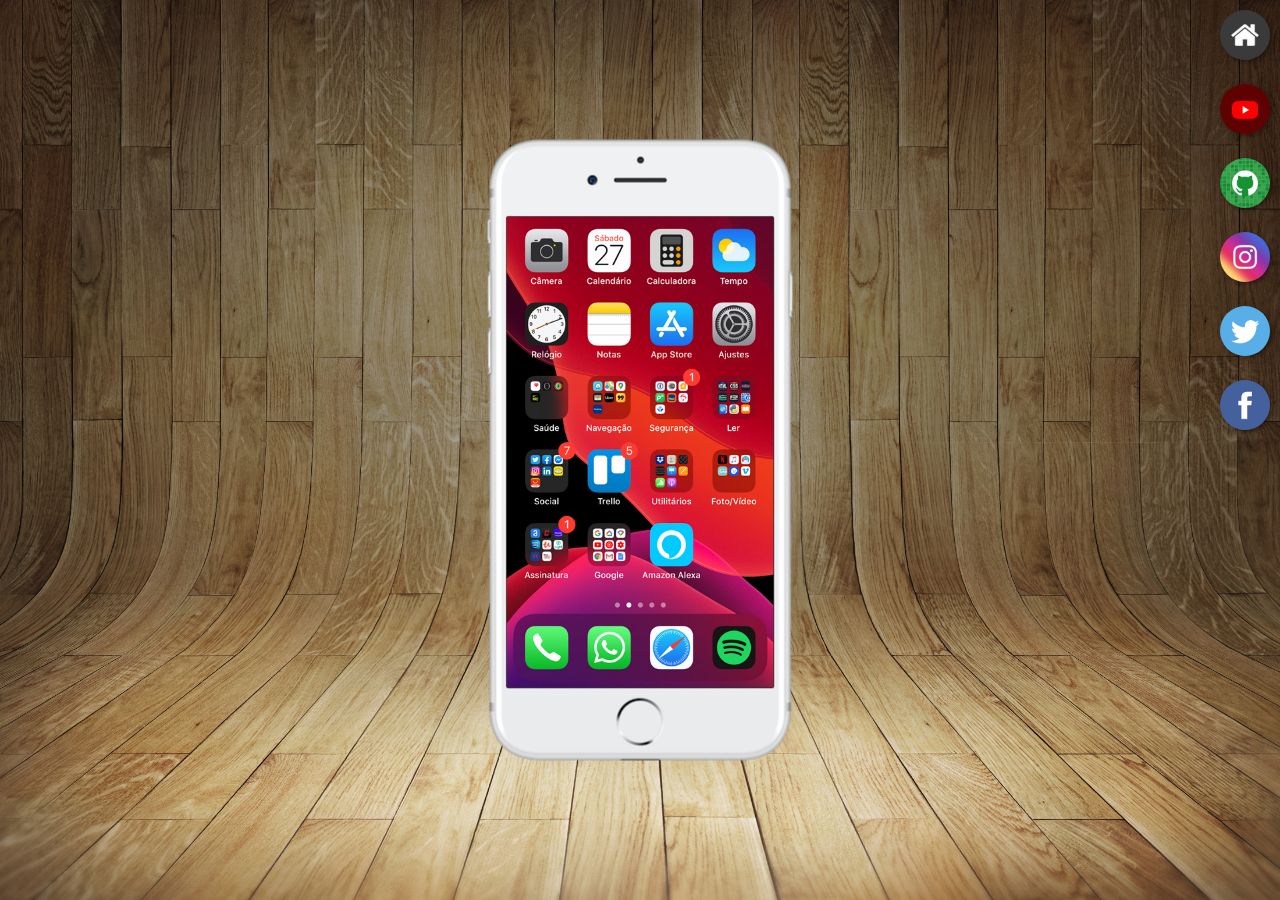
<file: index.html>
<!DOCTYPE html>
<html lang="pt-br">
<head>
    <meta charset="UTF-8">
    <meta name="viewport" content="width=device-width, initial-scale=1.0">
    <link rel="shortcut icon" href="favicon.ico" type="image/x-icon">
    <link rel="stylesheet" href="estilos/style.css">
    <title>Projeto Redes Sociais</title>
</head>
<body>
    <main>
        <section id="telefone">
            <iframe src="home.html" name="tela" id="tela" frameborder="0">
                Seu navegador não é compatível com isso.
            </iframe>
        </section>
        <section id="redes-sociais">
            <a href="home.html" target="tela"><img src="imagens/logo-home.jpg" alt="home"></a><br>
            <a href="youtube.html" target="tela"><img src="imagens/logo-youtube.jpg" alt="youtube"></a><br>
            <a href="github.html" target="tela"><img src="imagens/logo-github.jpg" alt="github"></a><br>
            <a href="instagram.html" target="tela"><img src="imagens/logo-instagram.jpg" alt="instagram"></a><br>
            <a href="twitter.html" target="tela"><img src="imagens/logo-twitter.jpg" alt="twitter"></a><br>
            <a href="facebook.html" target="tela"><img src="imagens/logo-facebook.jpg" alt="facebook"></a>
        </section>
    </main>
</body>
</html>
</file>
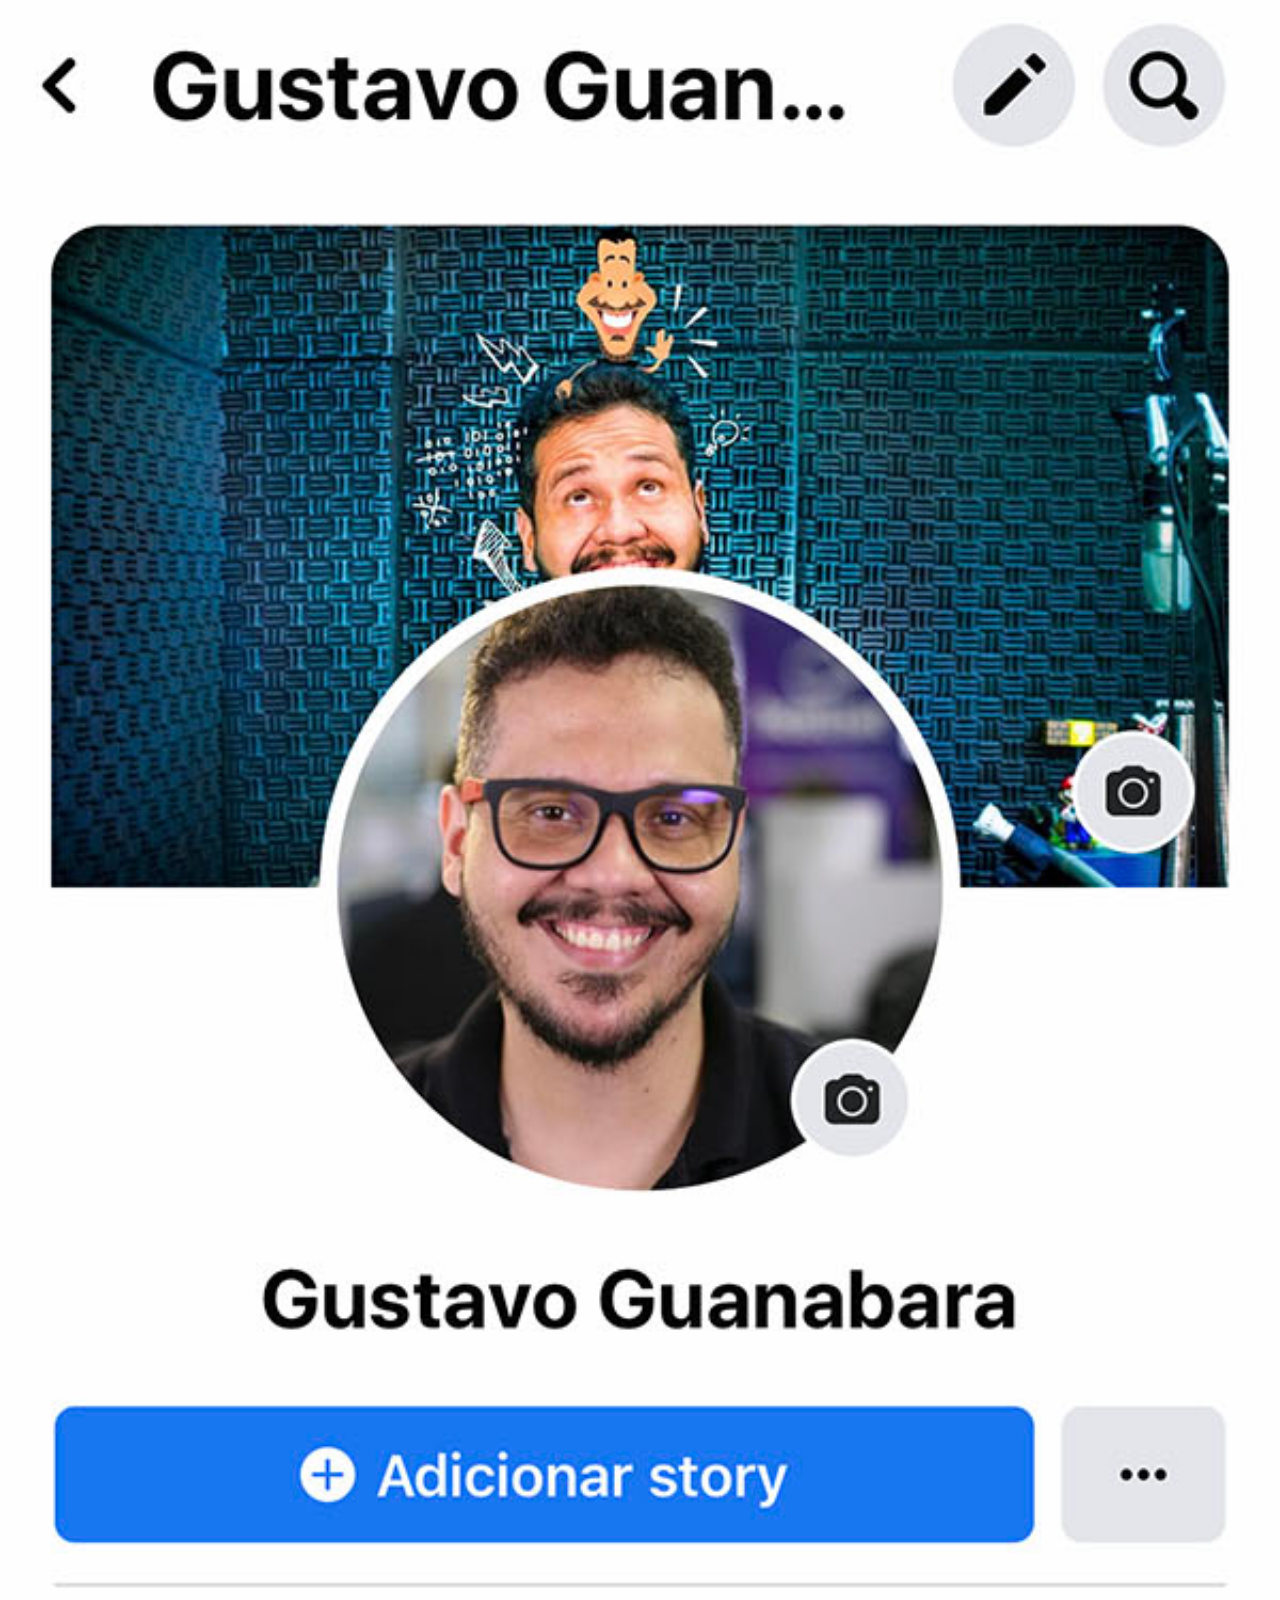
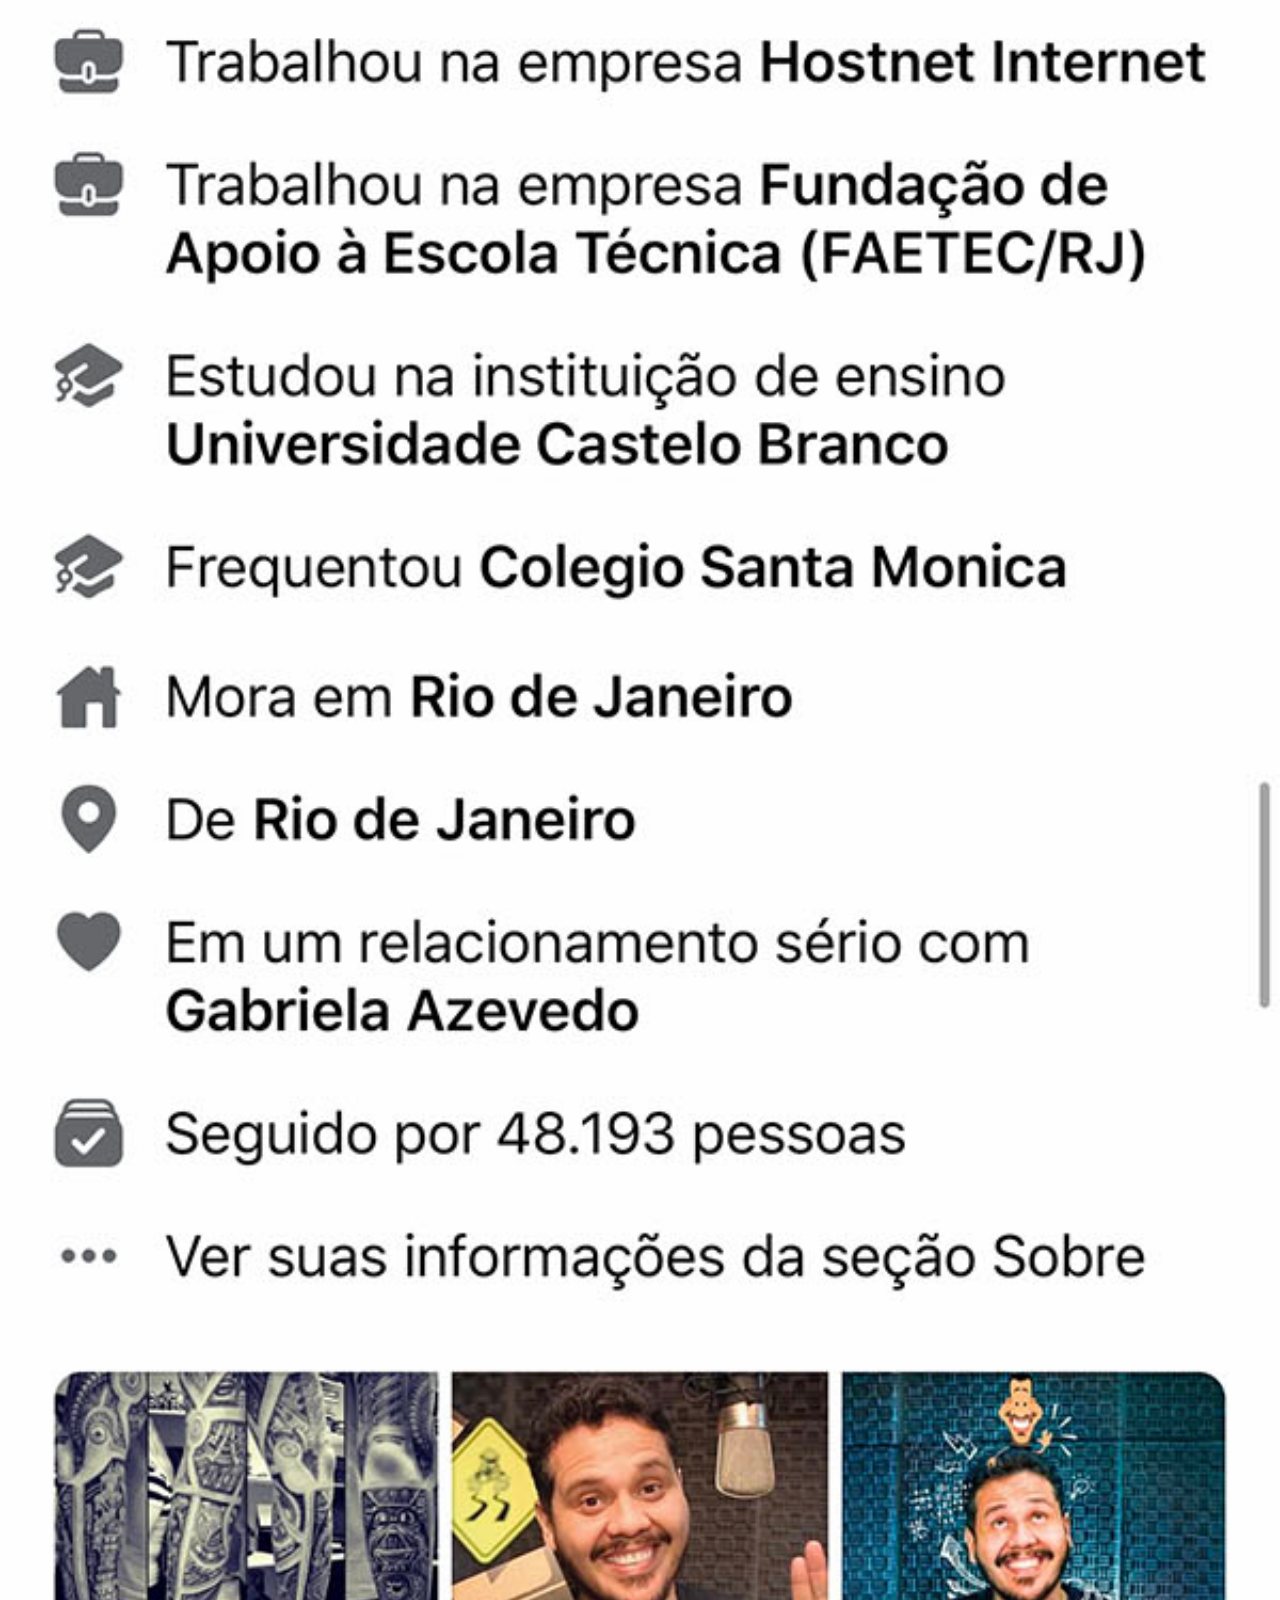
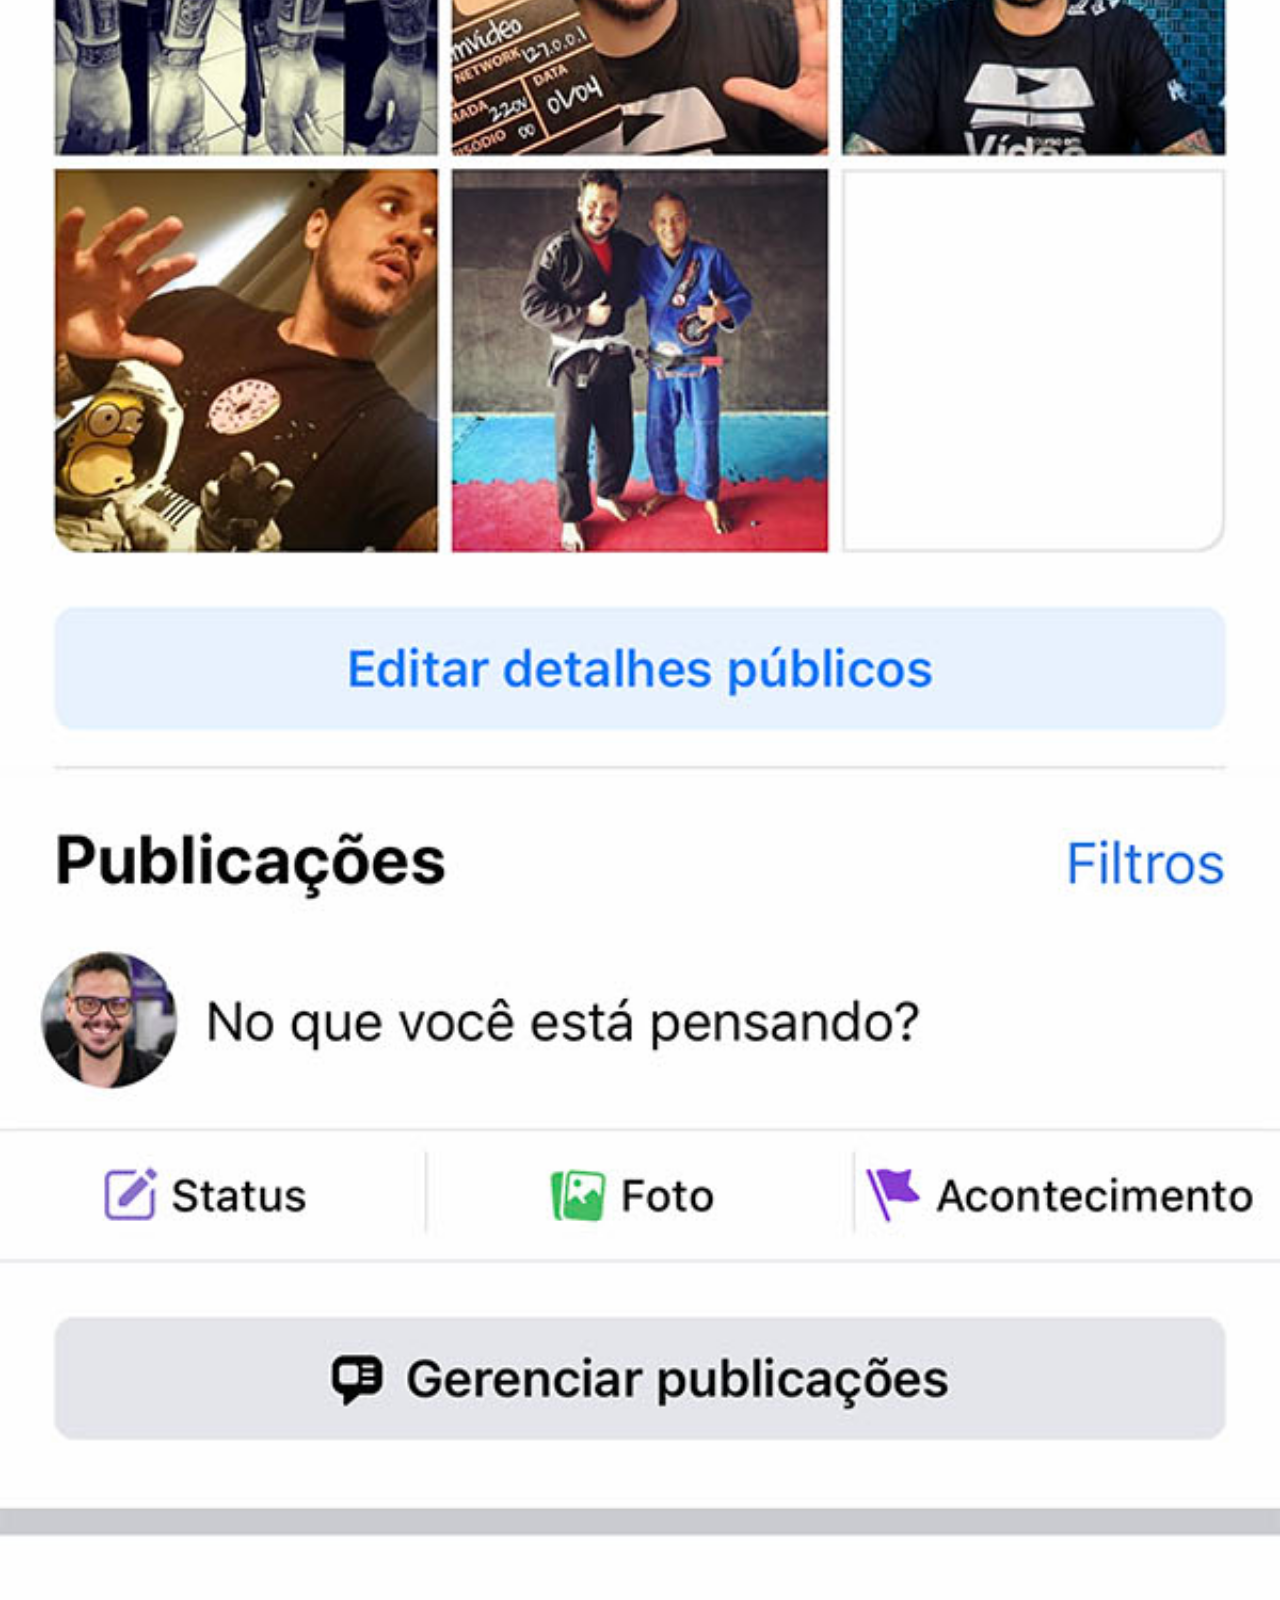
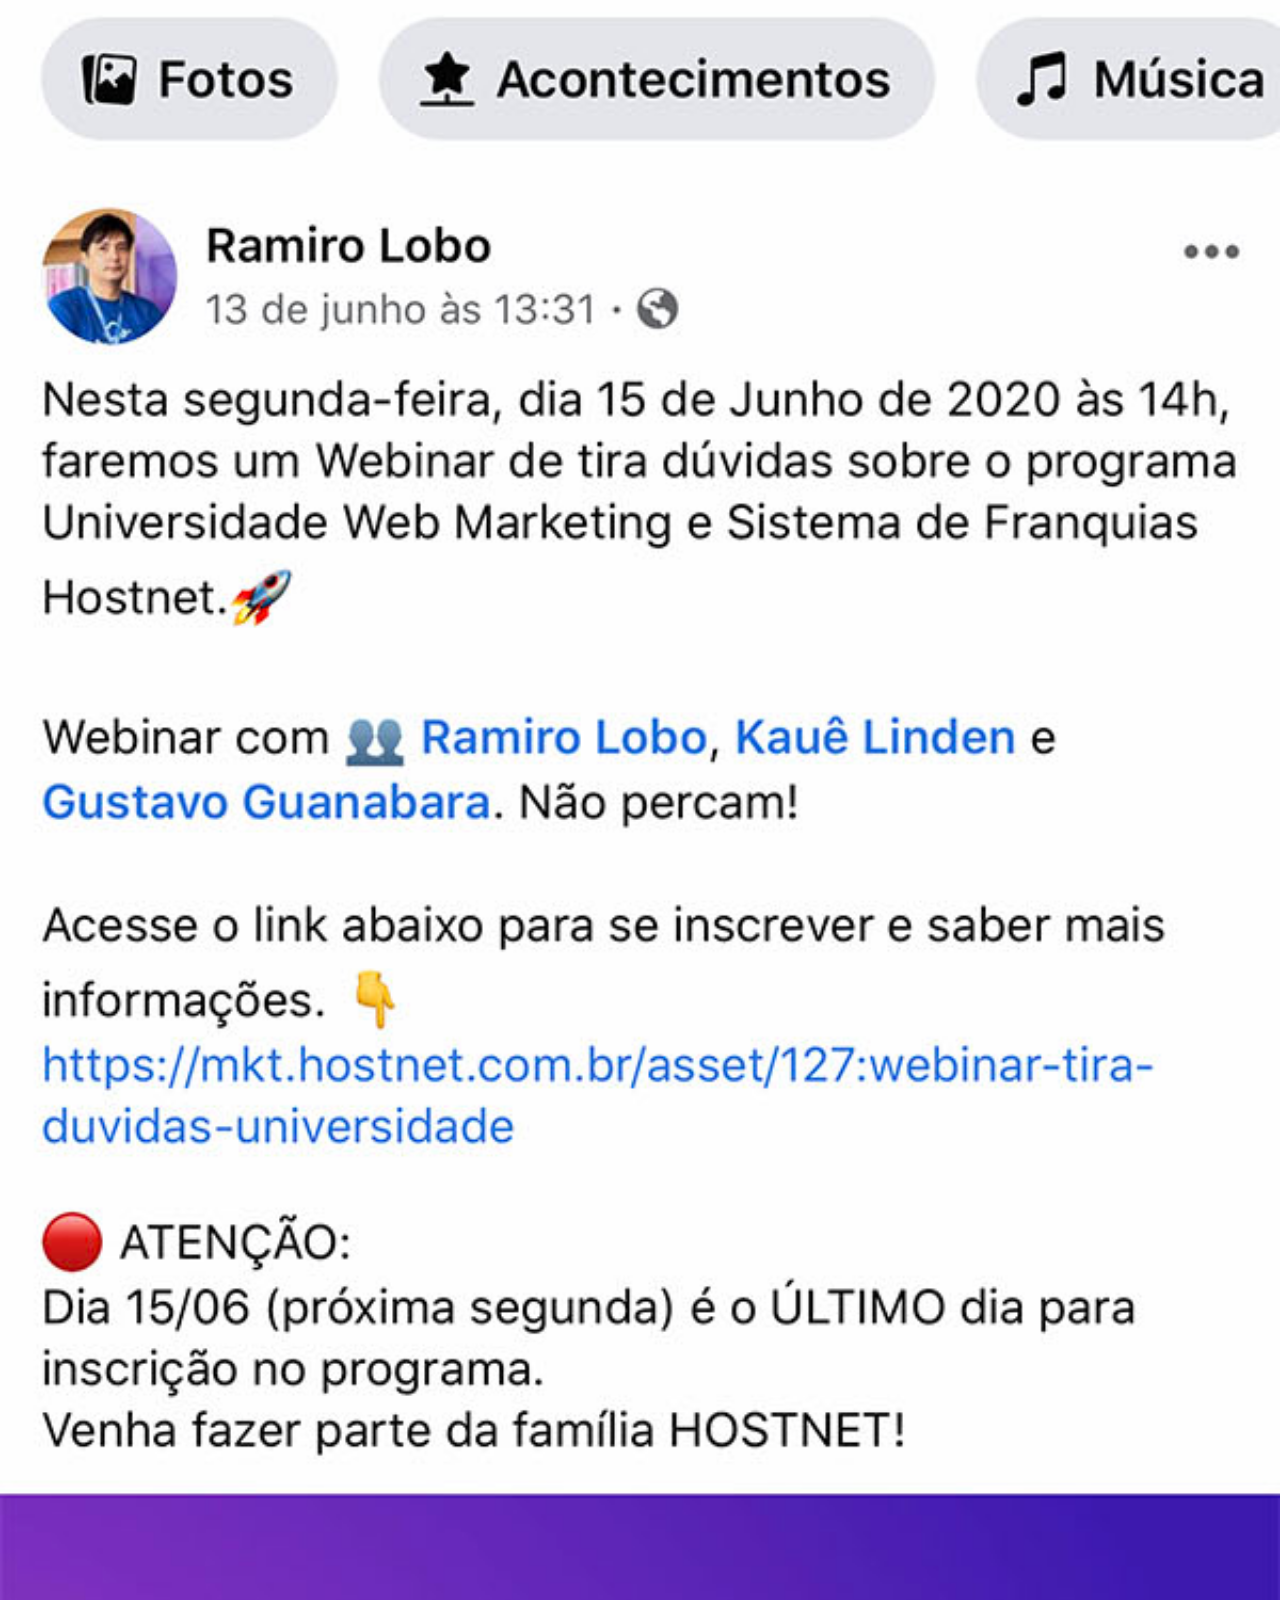
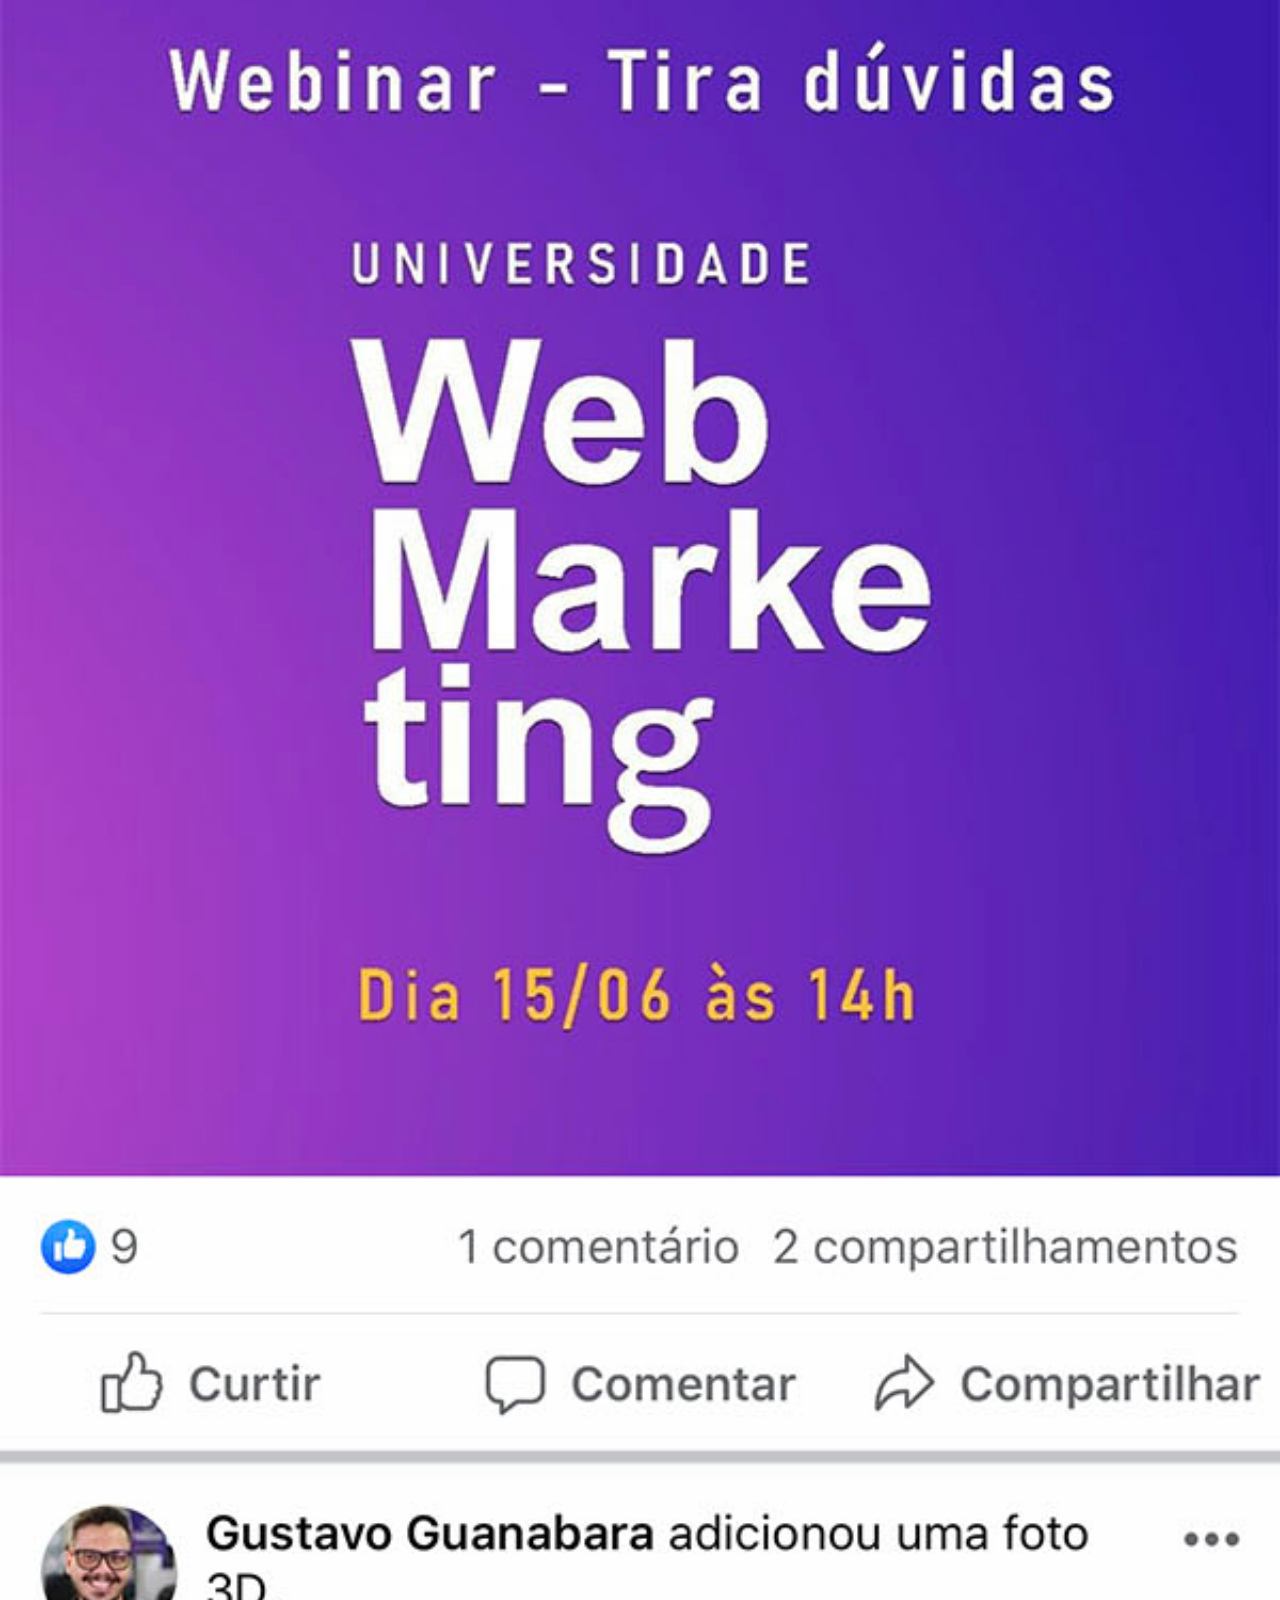
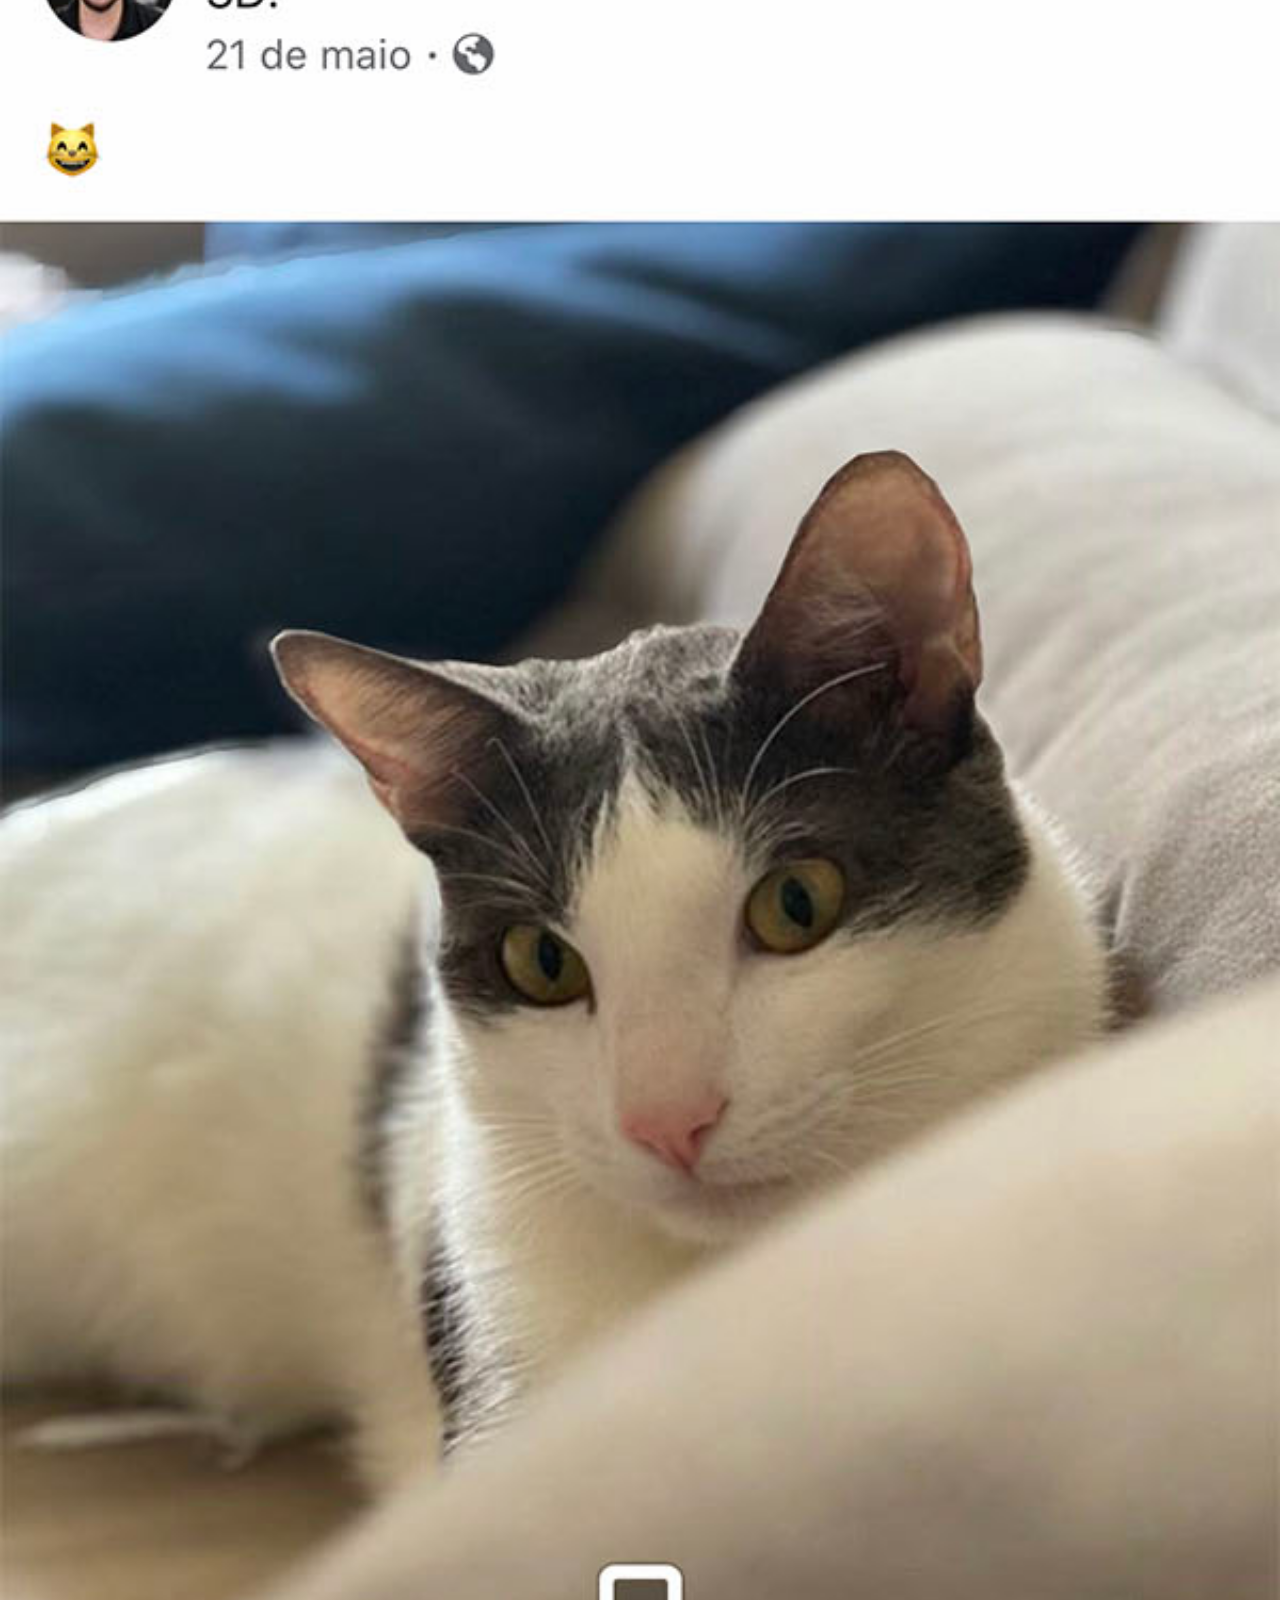
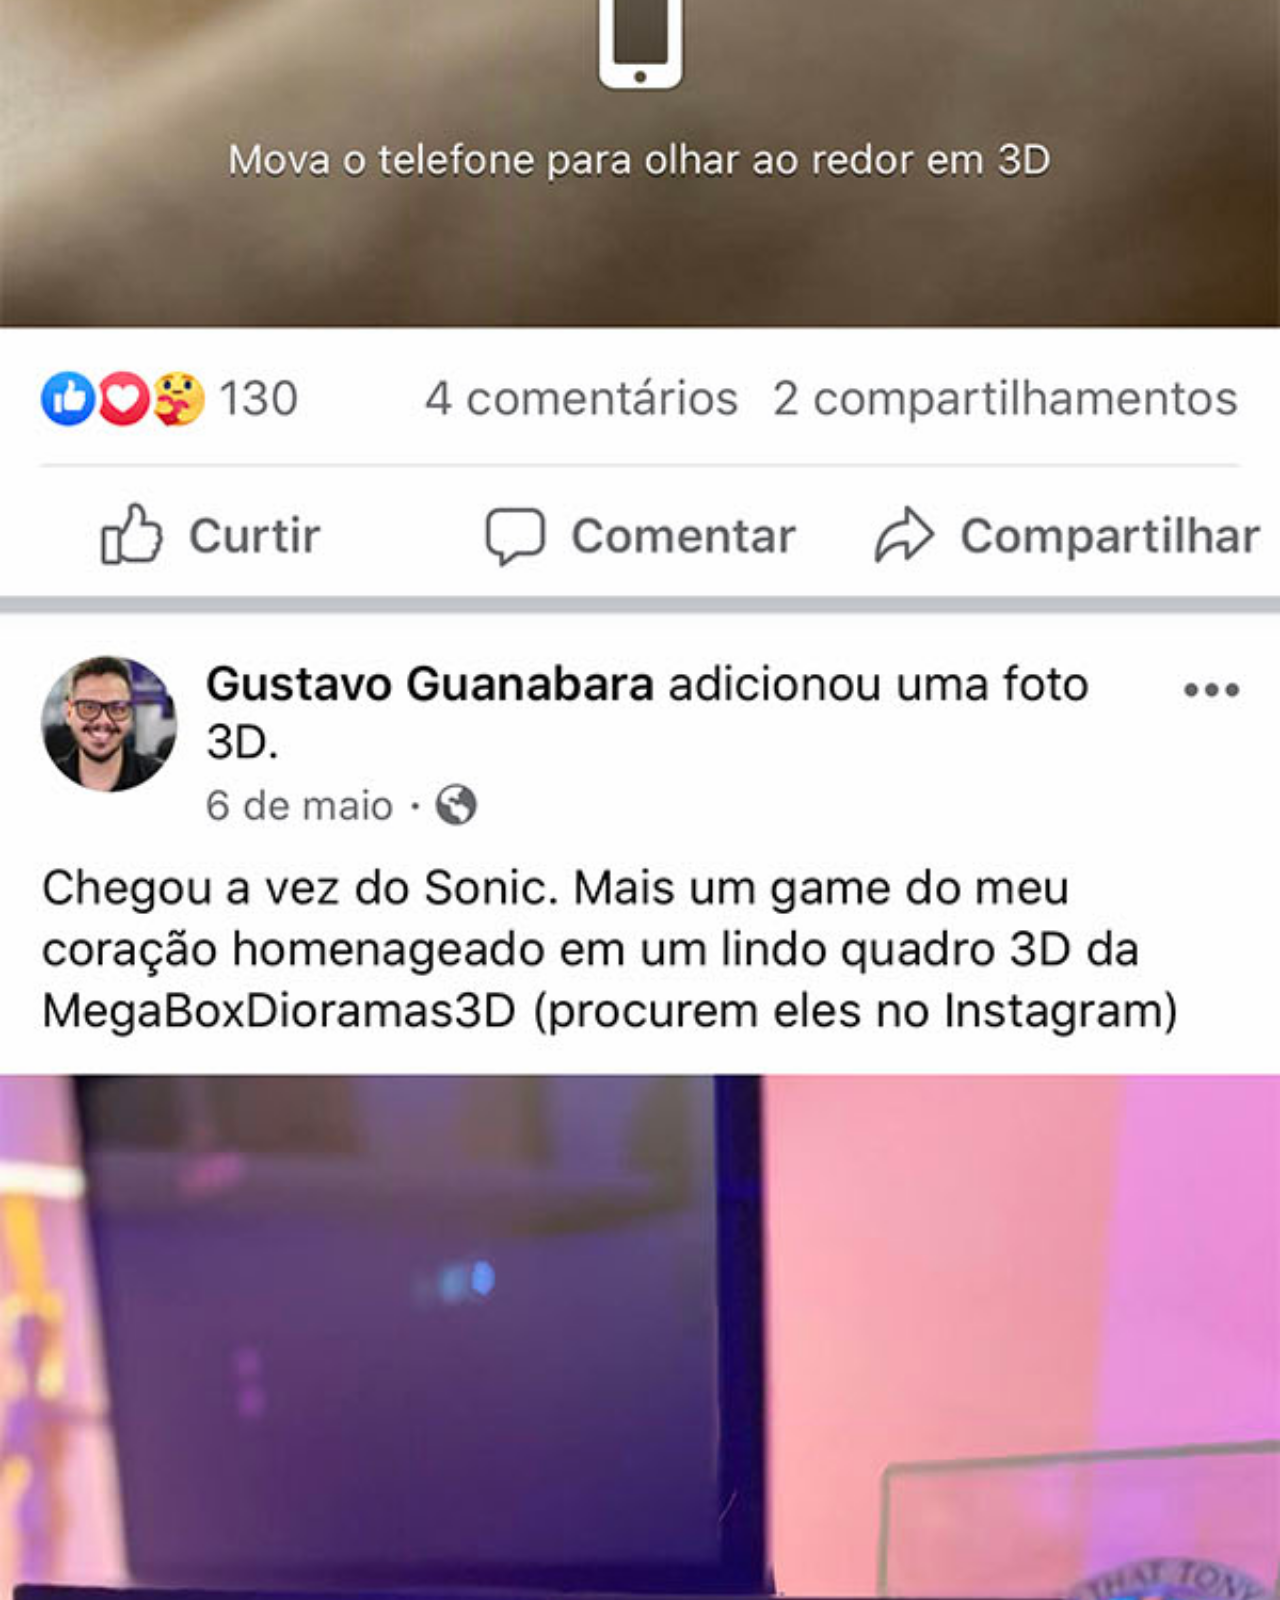
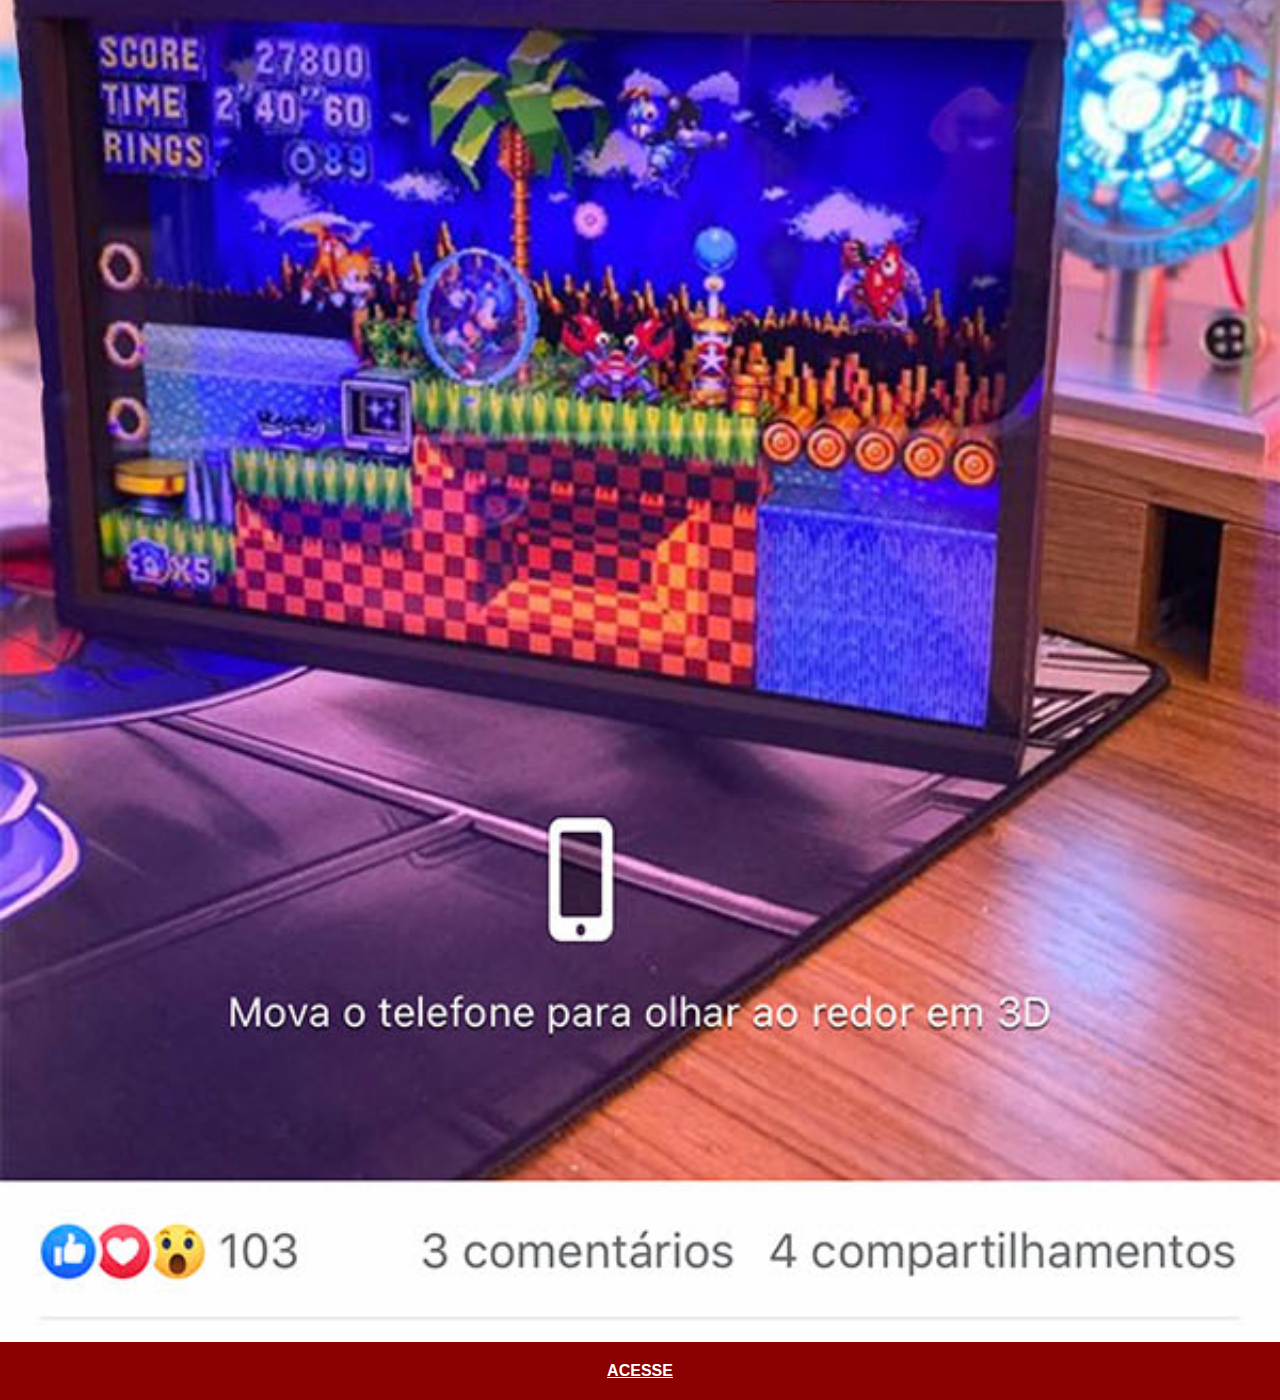
<file: facebook.html>
<!DOCTYPE html>
<html lang="pt-br">
<head>
    <meta charset="UTF-8">
    <meta name="viewport" content="width=device-width, initial-scale=1.0">
    <link rel="stylesheet" href="estilos/social.css">
    <title>facebook</title>
</head>
<body>
    <img src="imagens/tela-facebook.jpg" alt="facebook">
    <a href="https://www.facebook.com/gustavoguanabara" target="_blank">ACESSE</a>
</body>
</html>
</file>
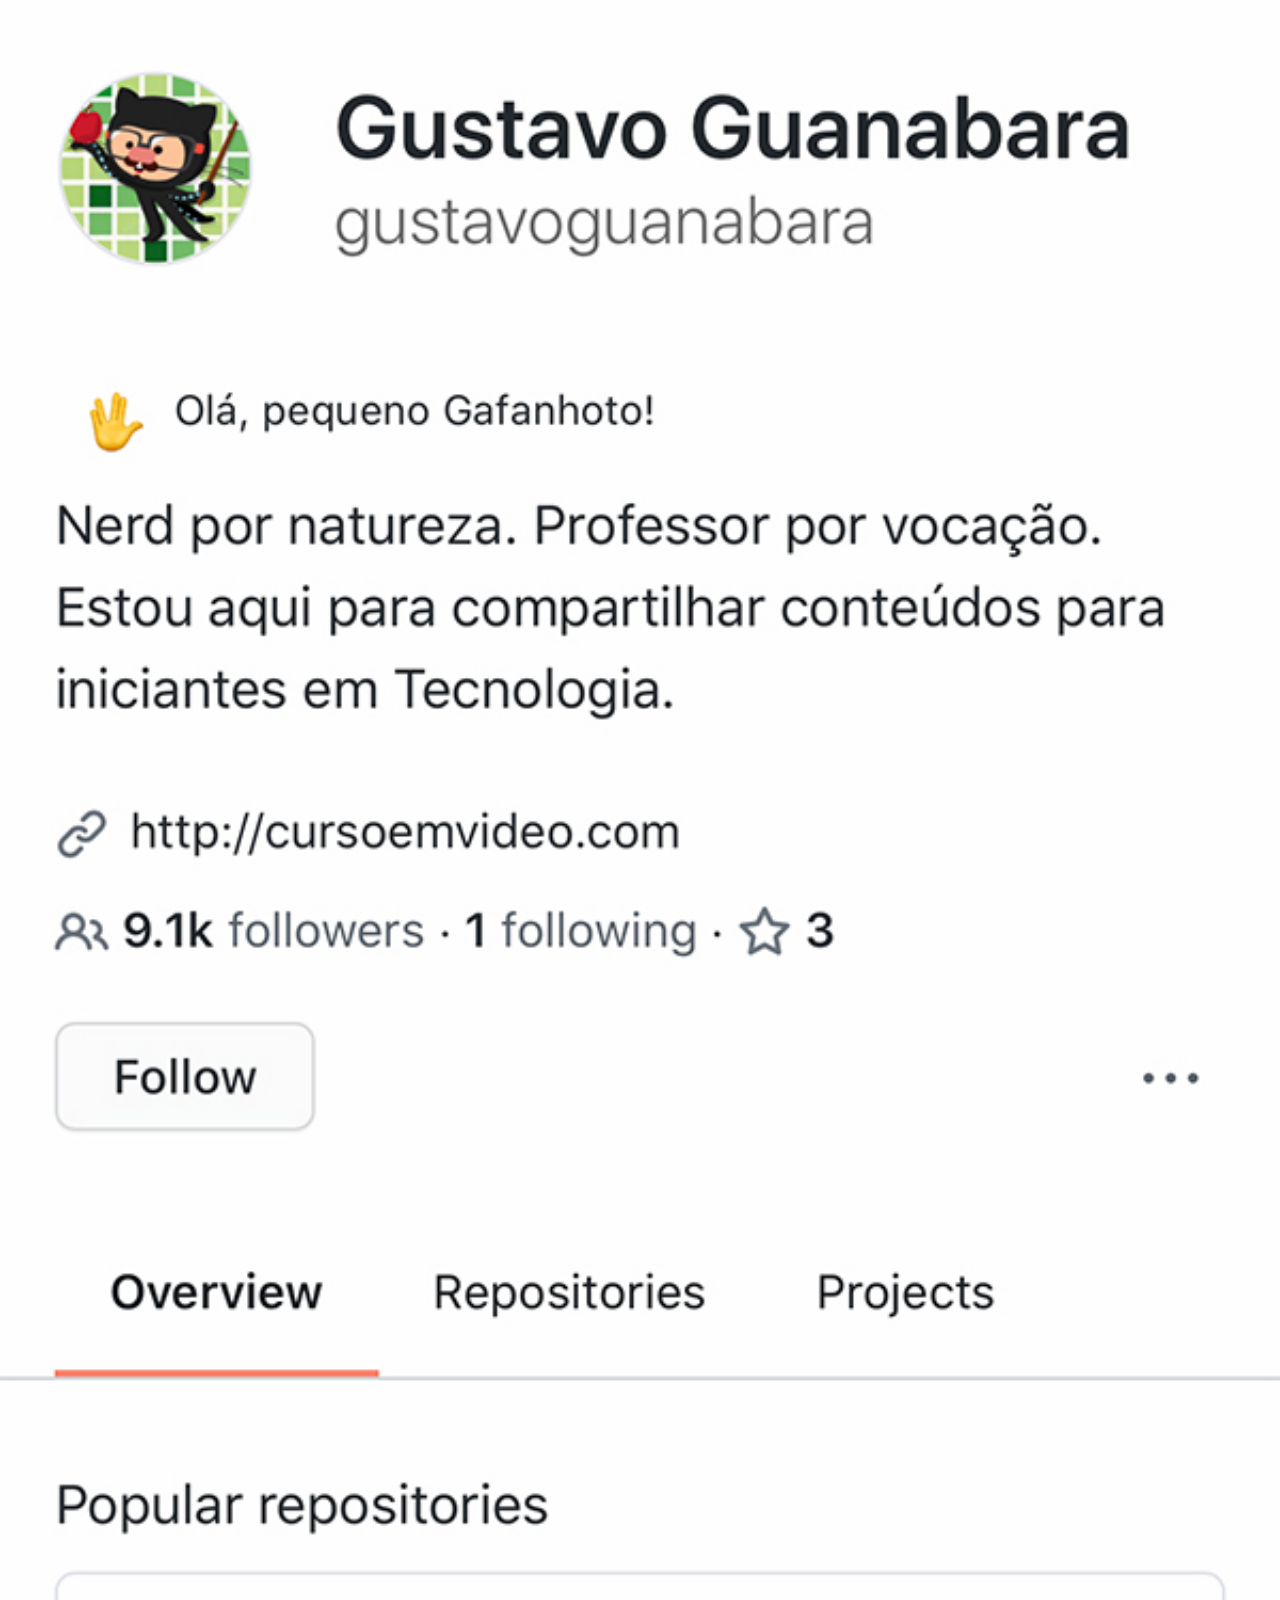
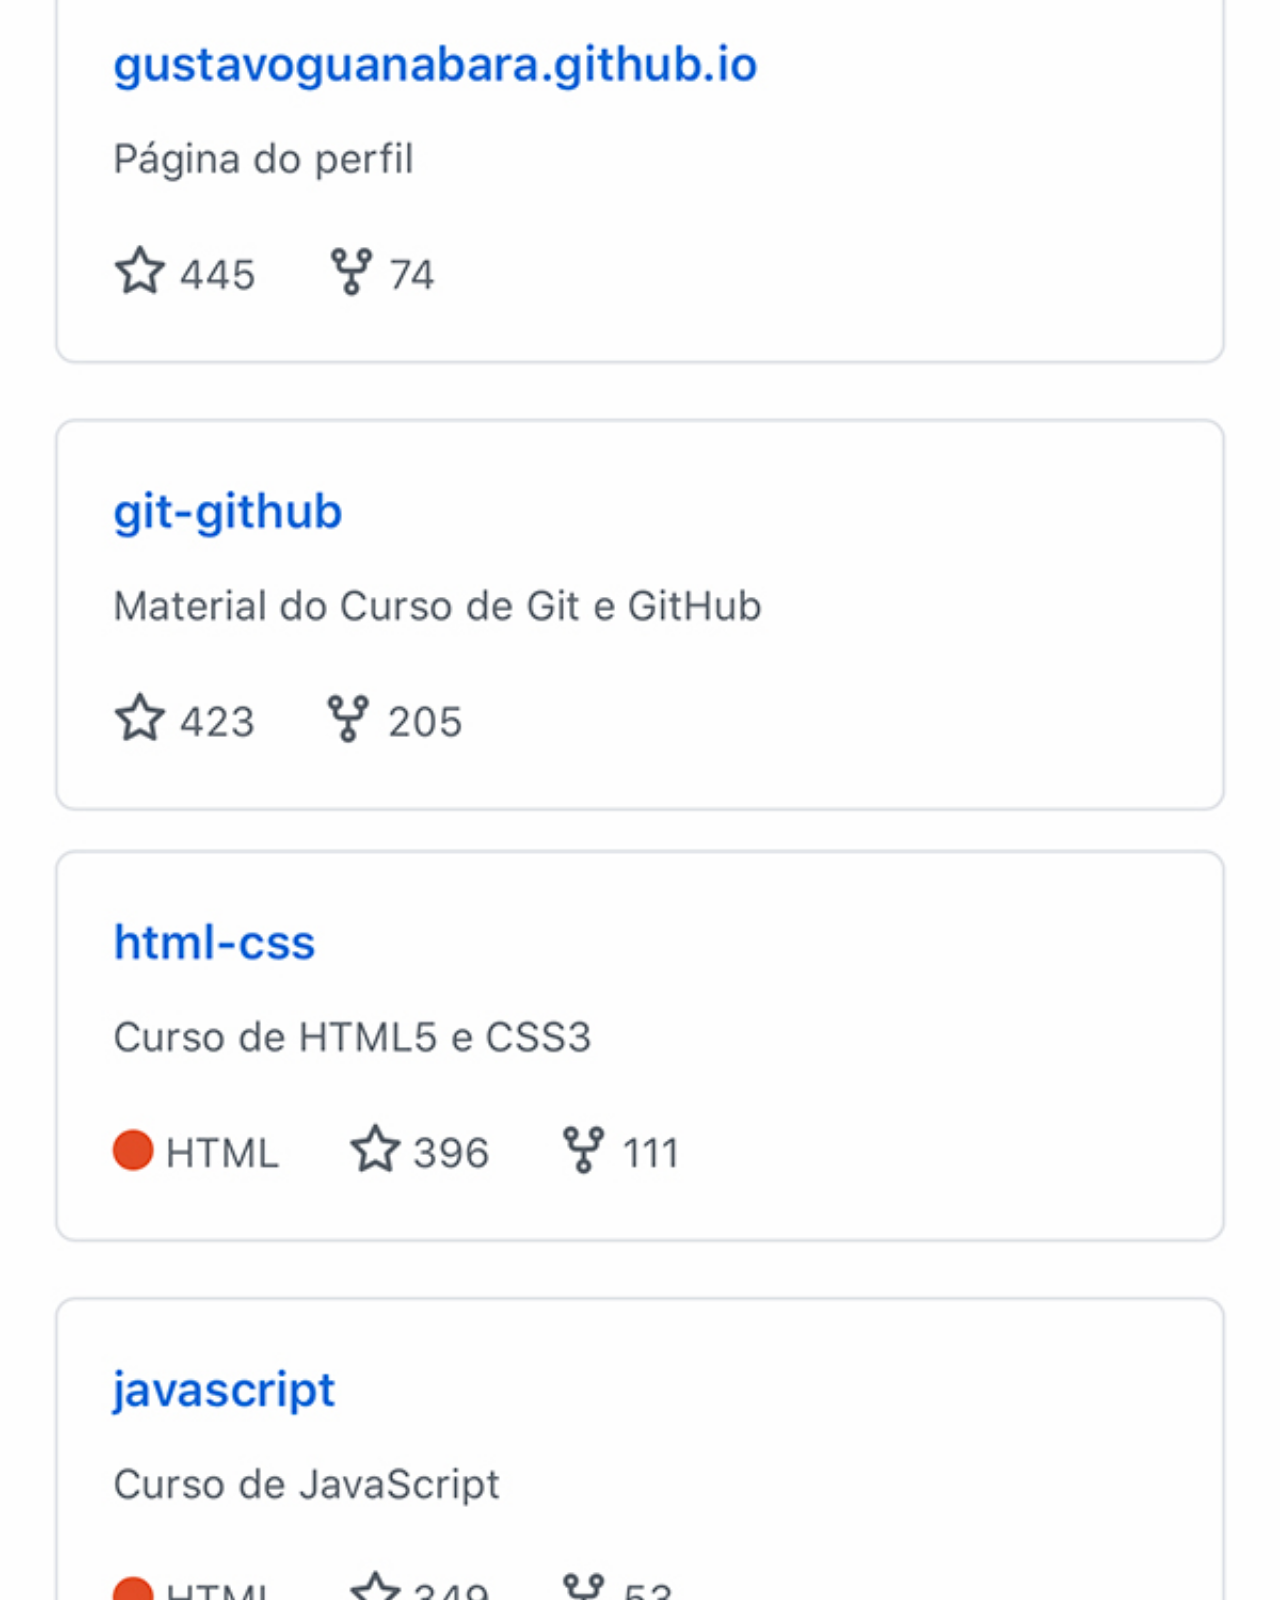
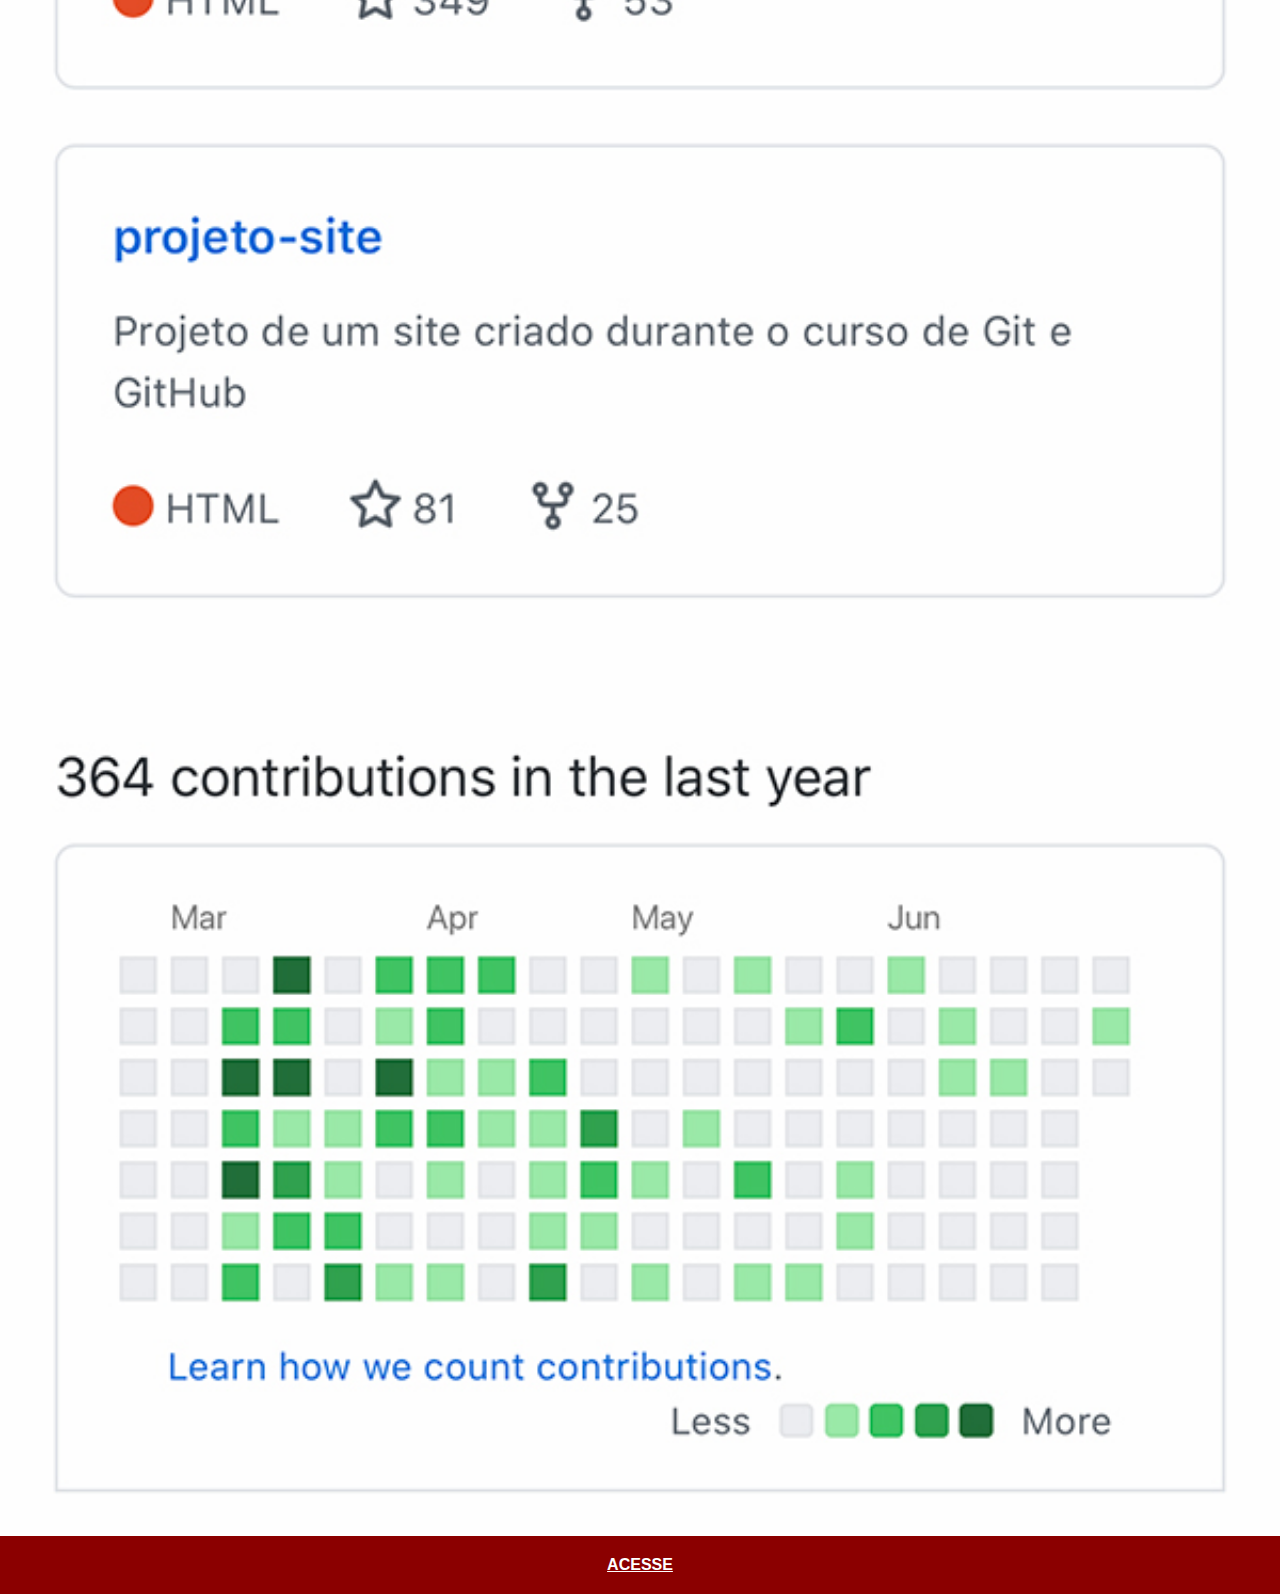
<file: github.html>
<!DOCTYPE html>
<html lang="pt-br">
<head>
    <meta charset="UTF-8">
    <meta name="viewport" content="width=device-width, initial-scale=1.0">
    <title>github</title>
    <link rel="stylesheet" href="estilos/social.css">
</head>
<body>
    <img src="imagens/tela-github.jpg" alt="github">
    <a href="https://github.com/gustavoguanabara" target="_blank">ACESSE</a>
</body>
</html>
</file>
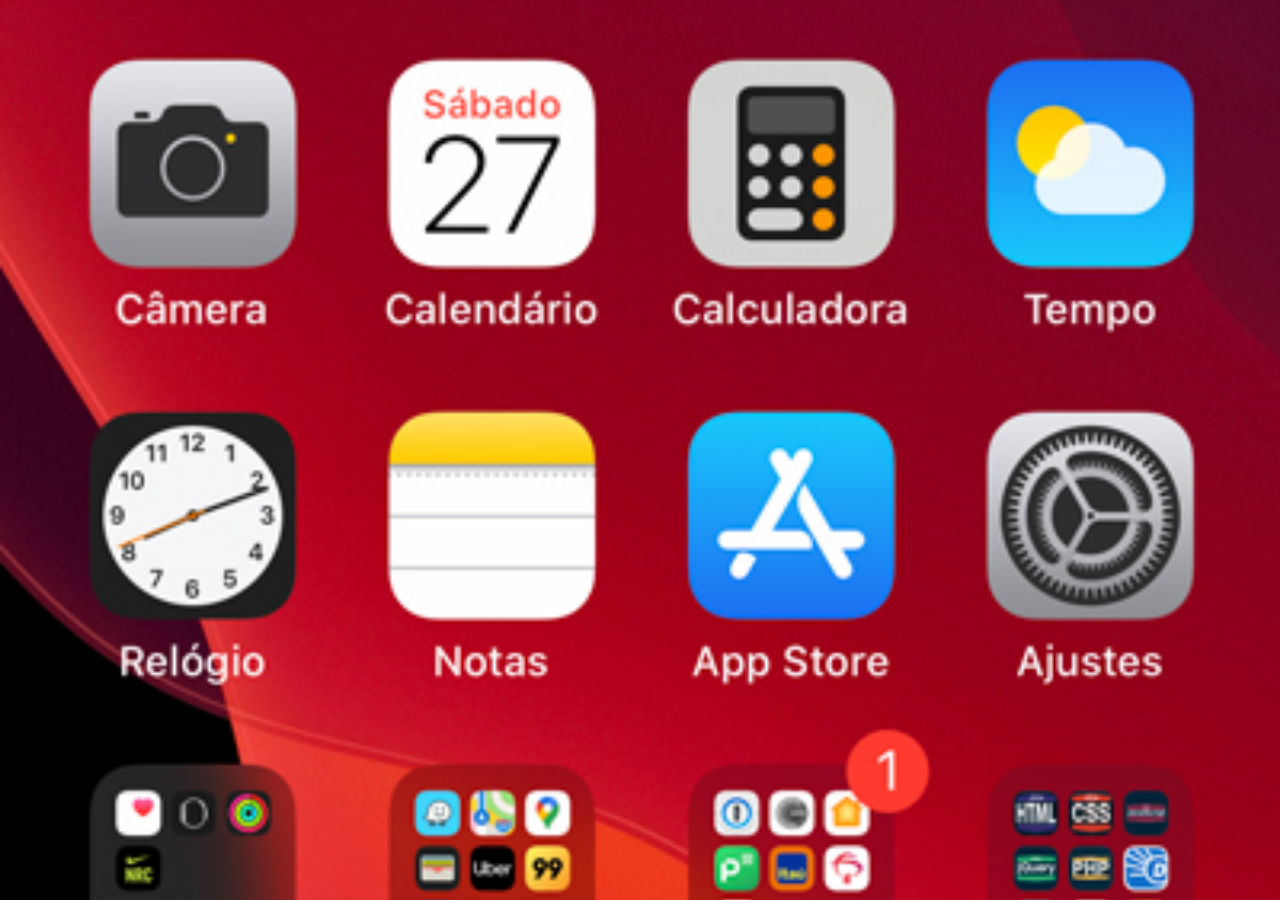
<file: home.html>
<!DOCTYPE html>
<html lang="pt-br">
<head>
    <meta charset="UTF-8">
    <meta name="viewport" content="width=device-width, initial-scale=1.0">
    <title>Home</title>
</head>
<style>
    * {
        margin: 0px;
        padding: 0px;
    }

    body {
        width: 100vw;
        height: 100vh;
        background: black url('imagens/tela-home.jpg') no-repeat top center;
        background-size: cover;
    }
</style>
<body>
    
</body>
</html>
</file>
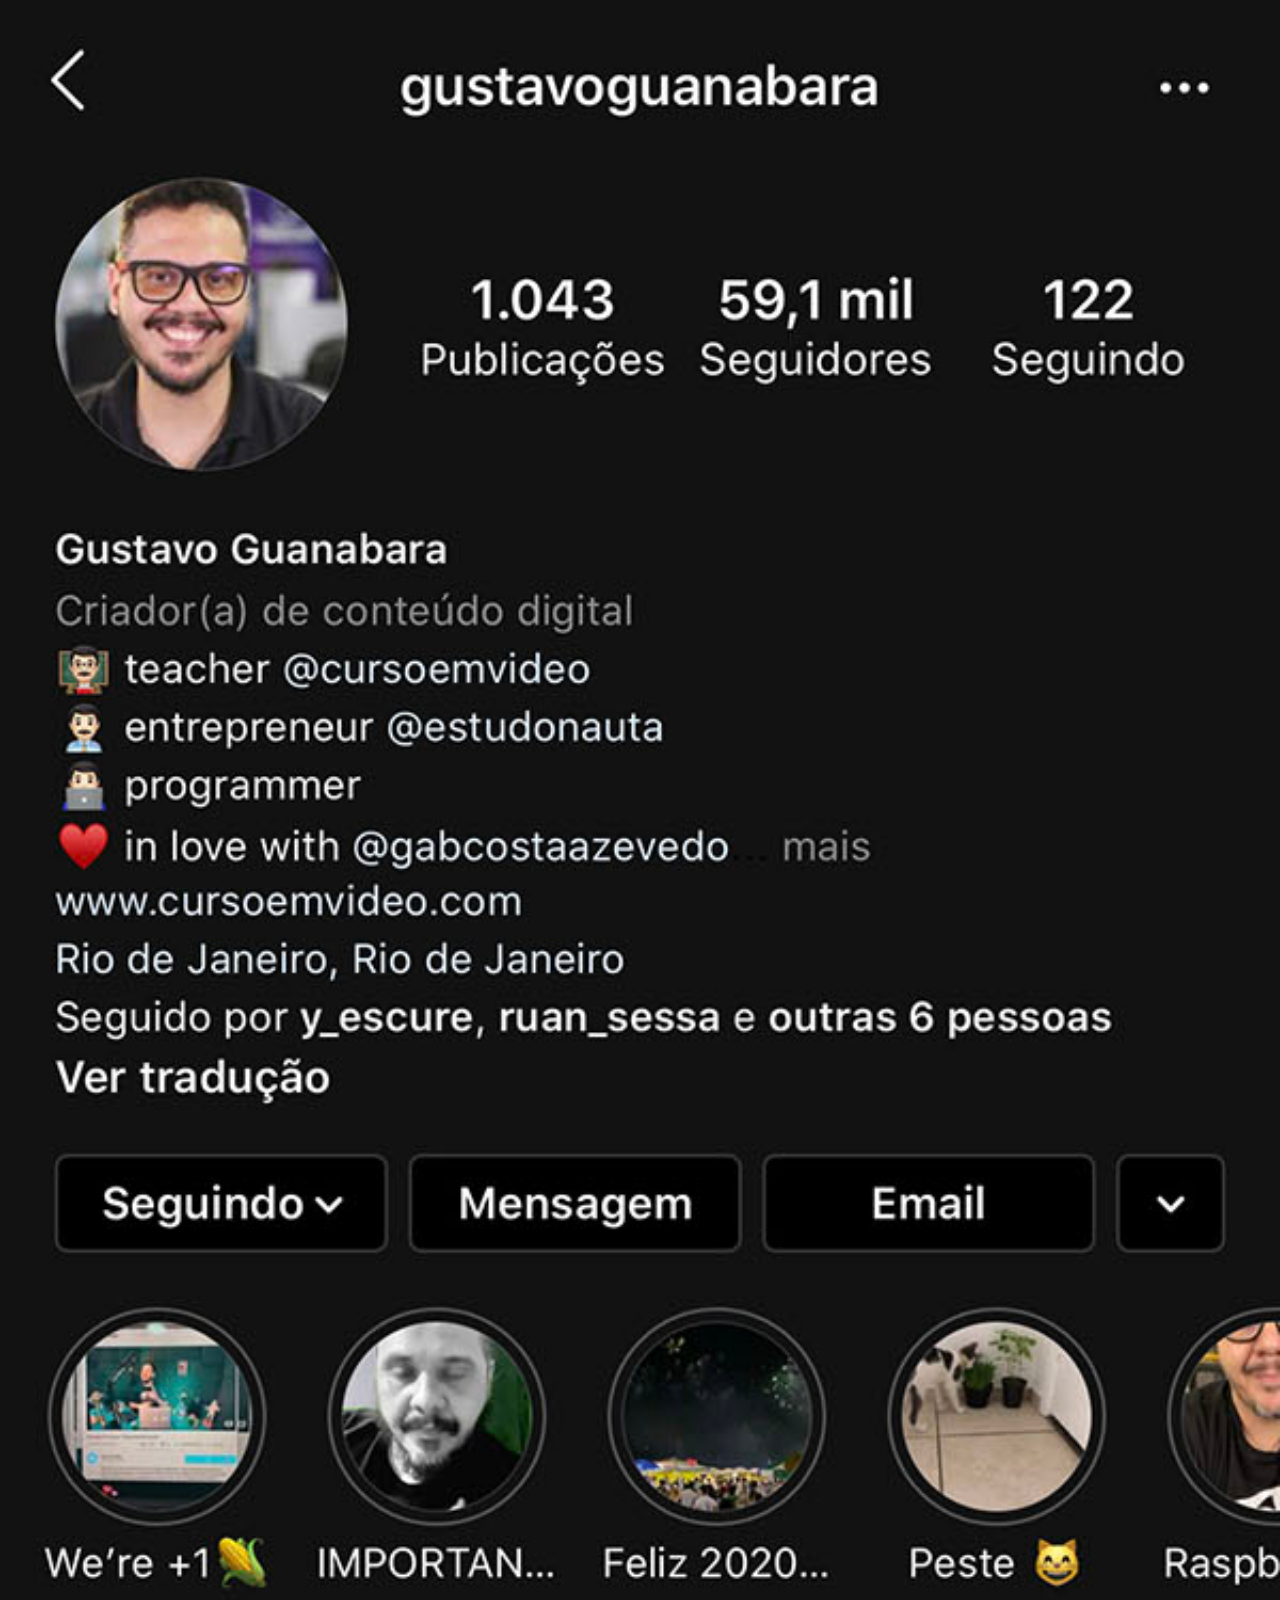
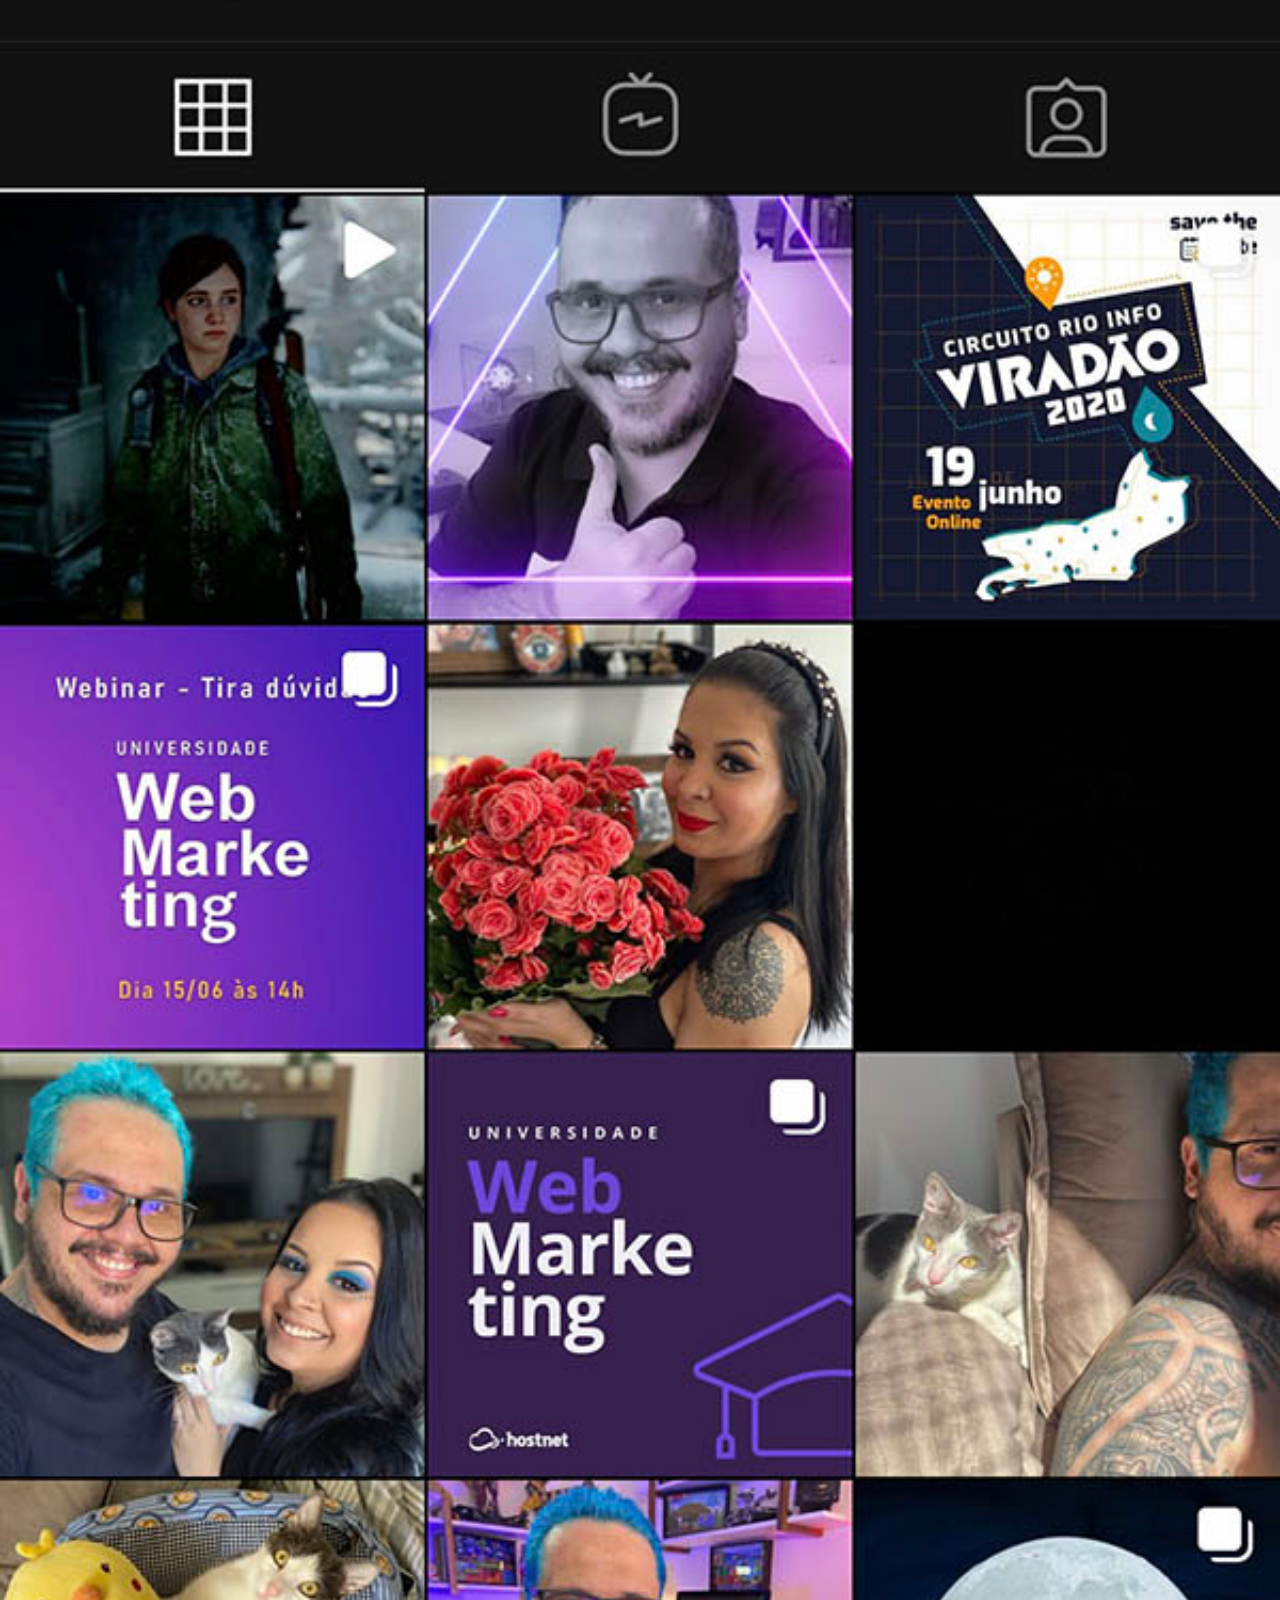
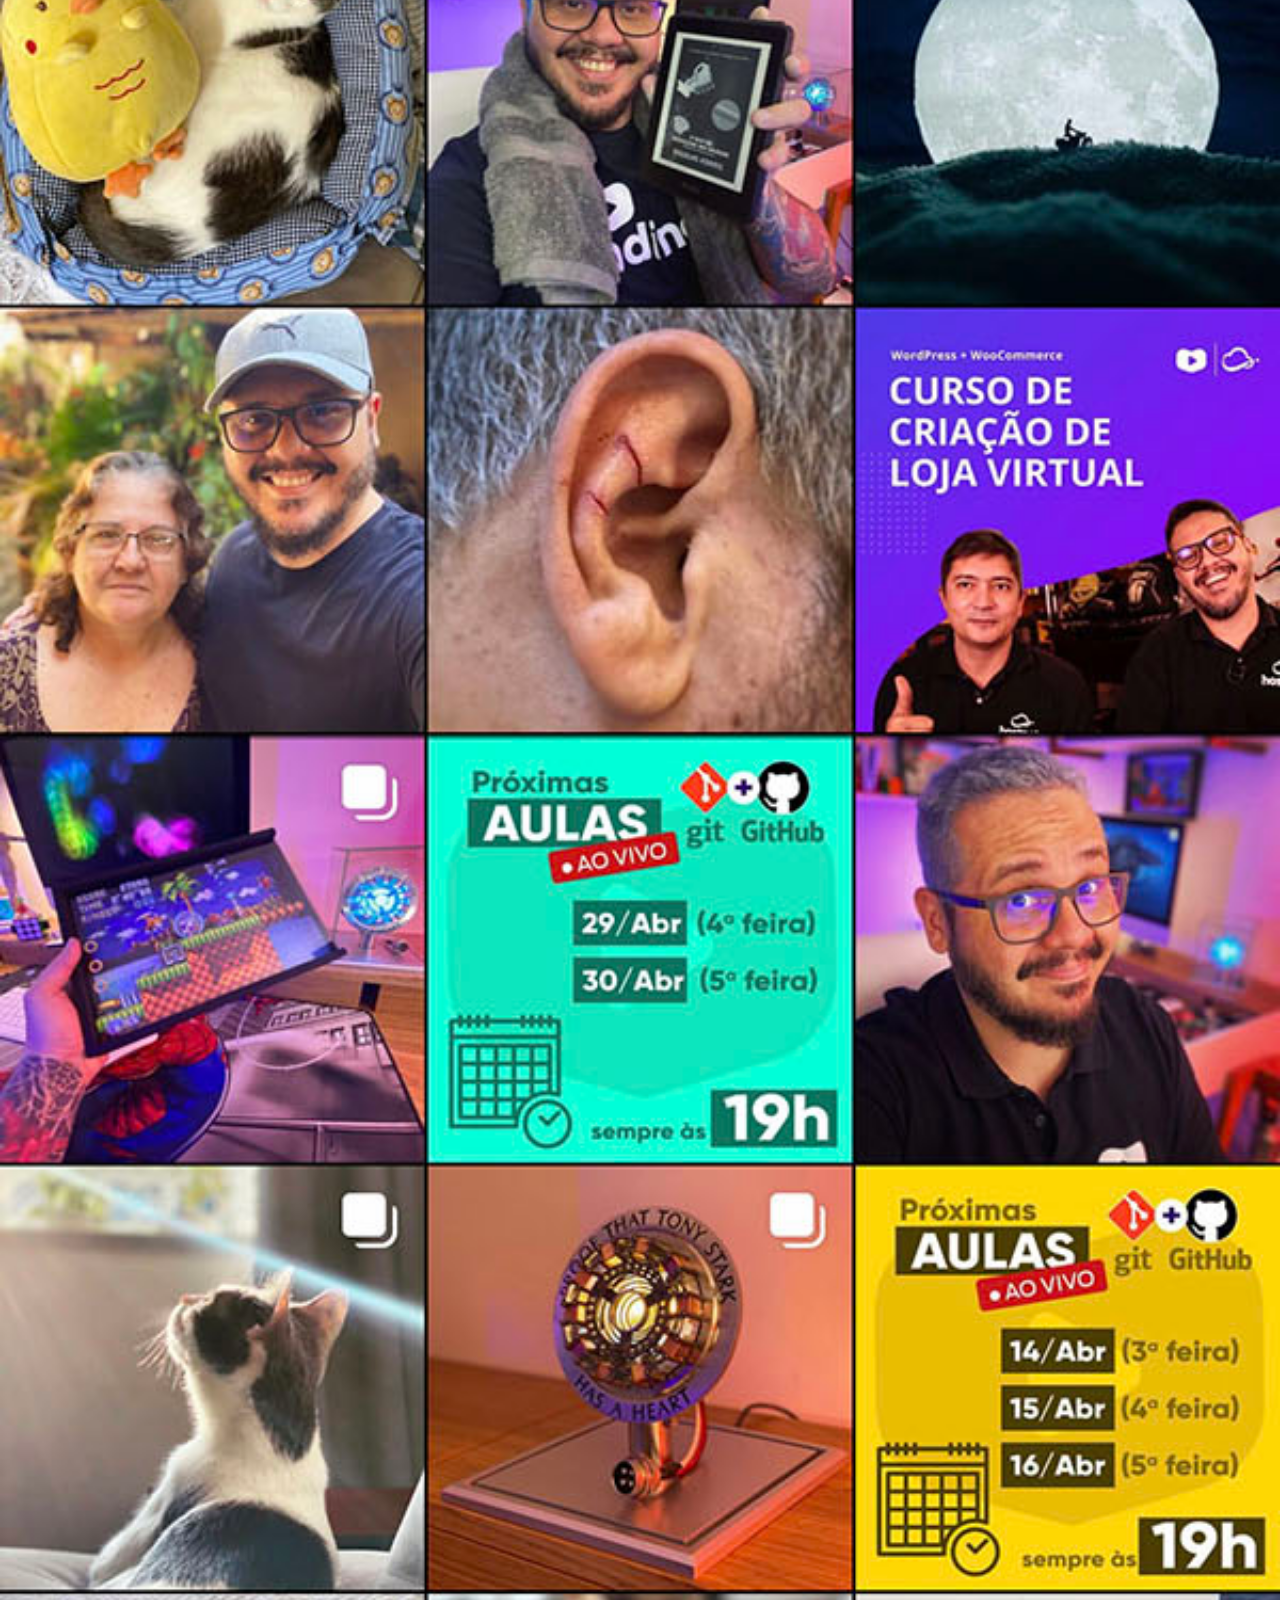
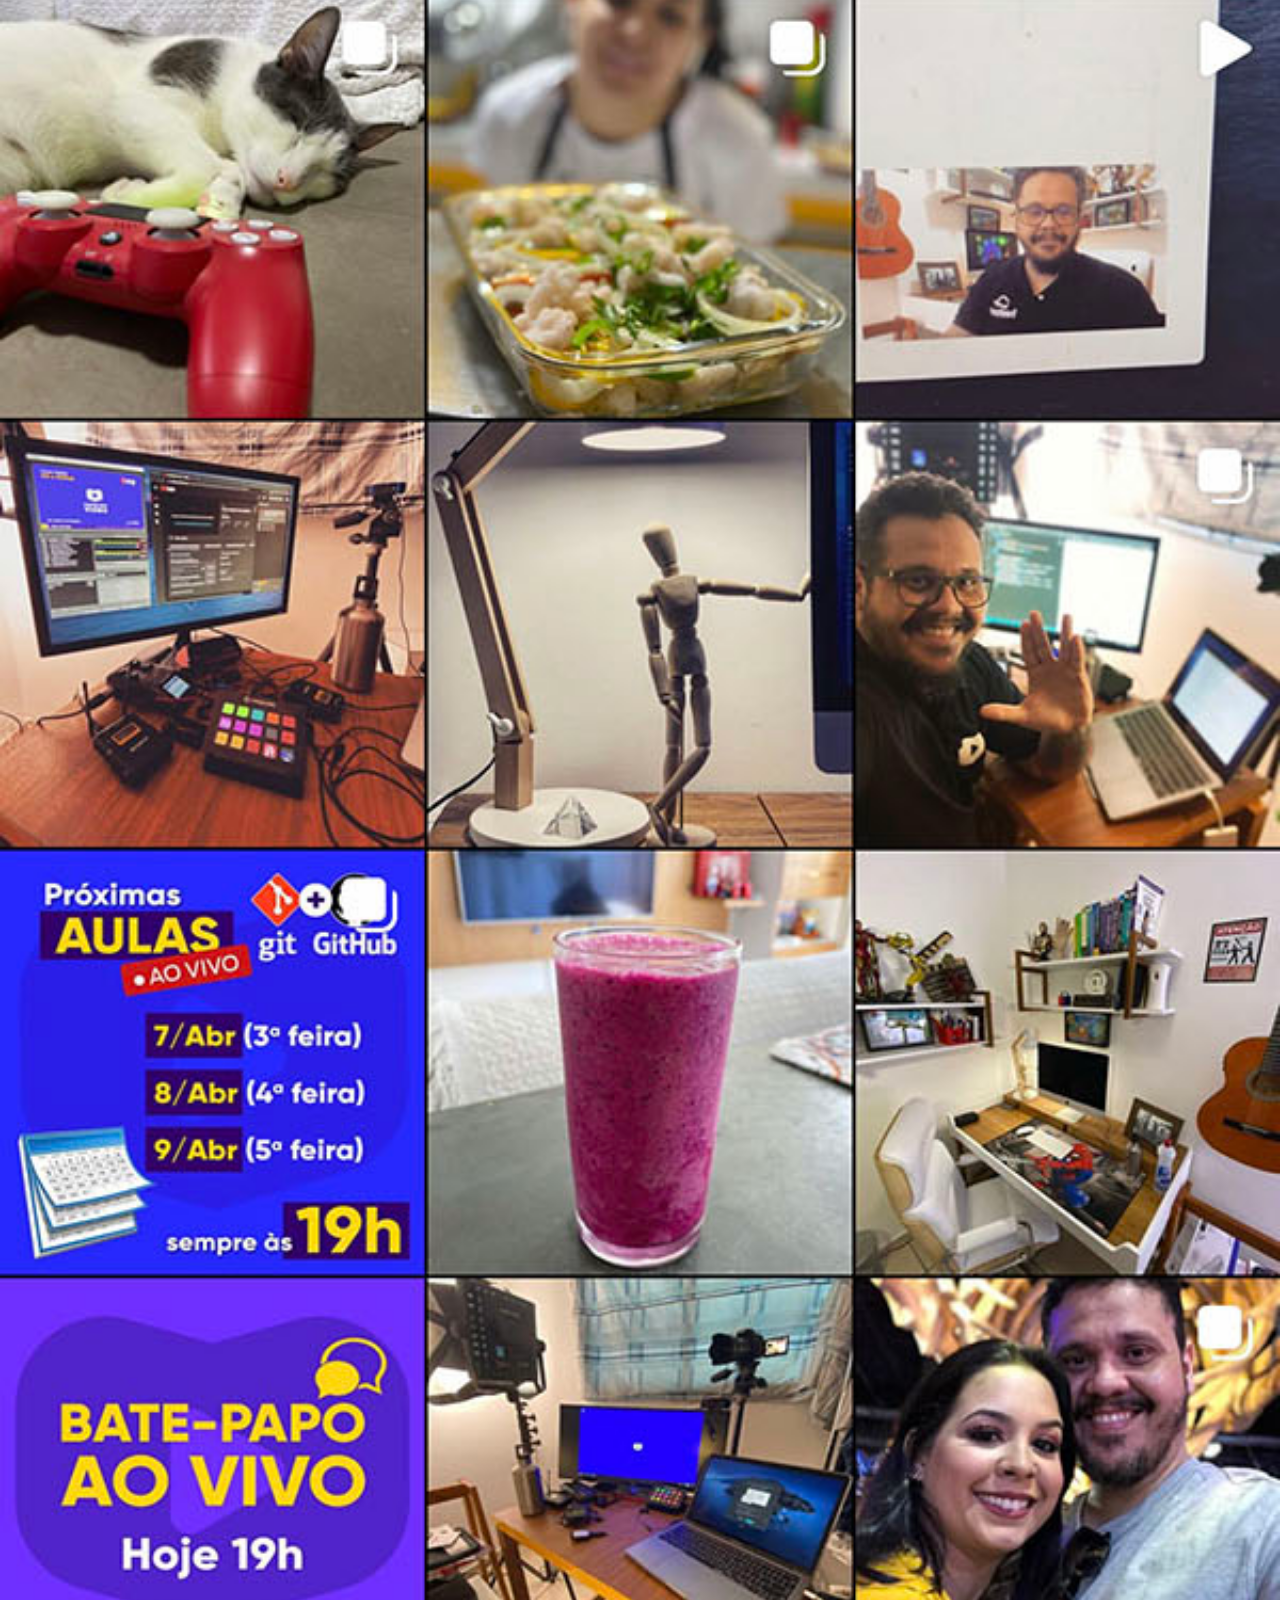
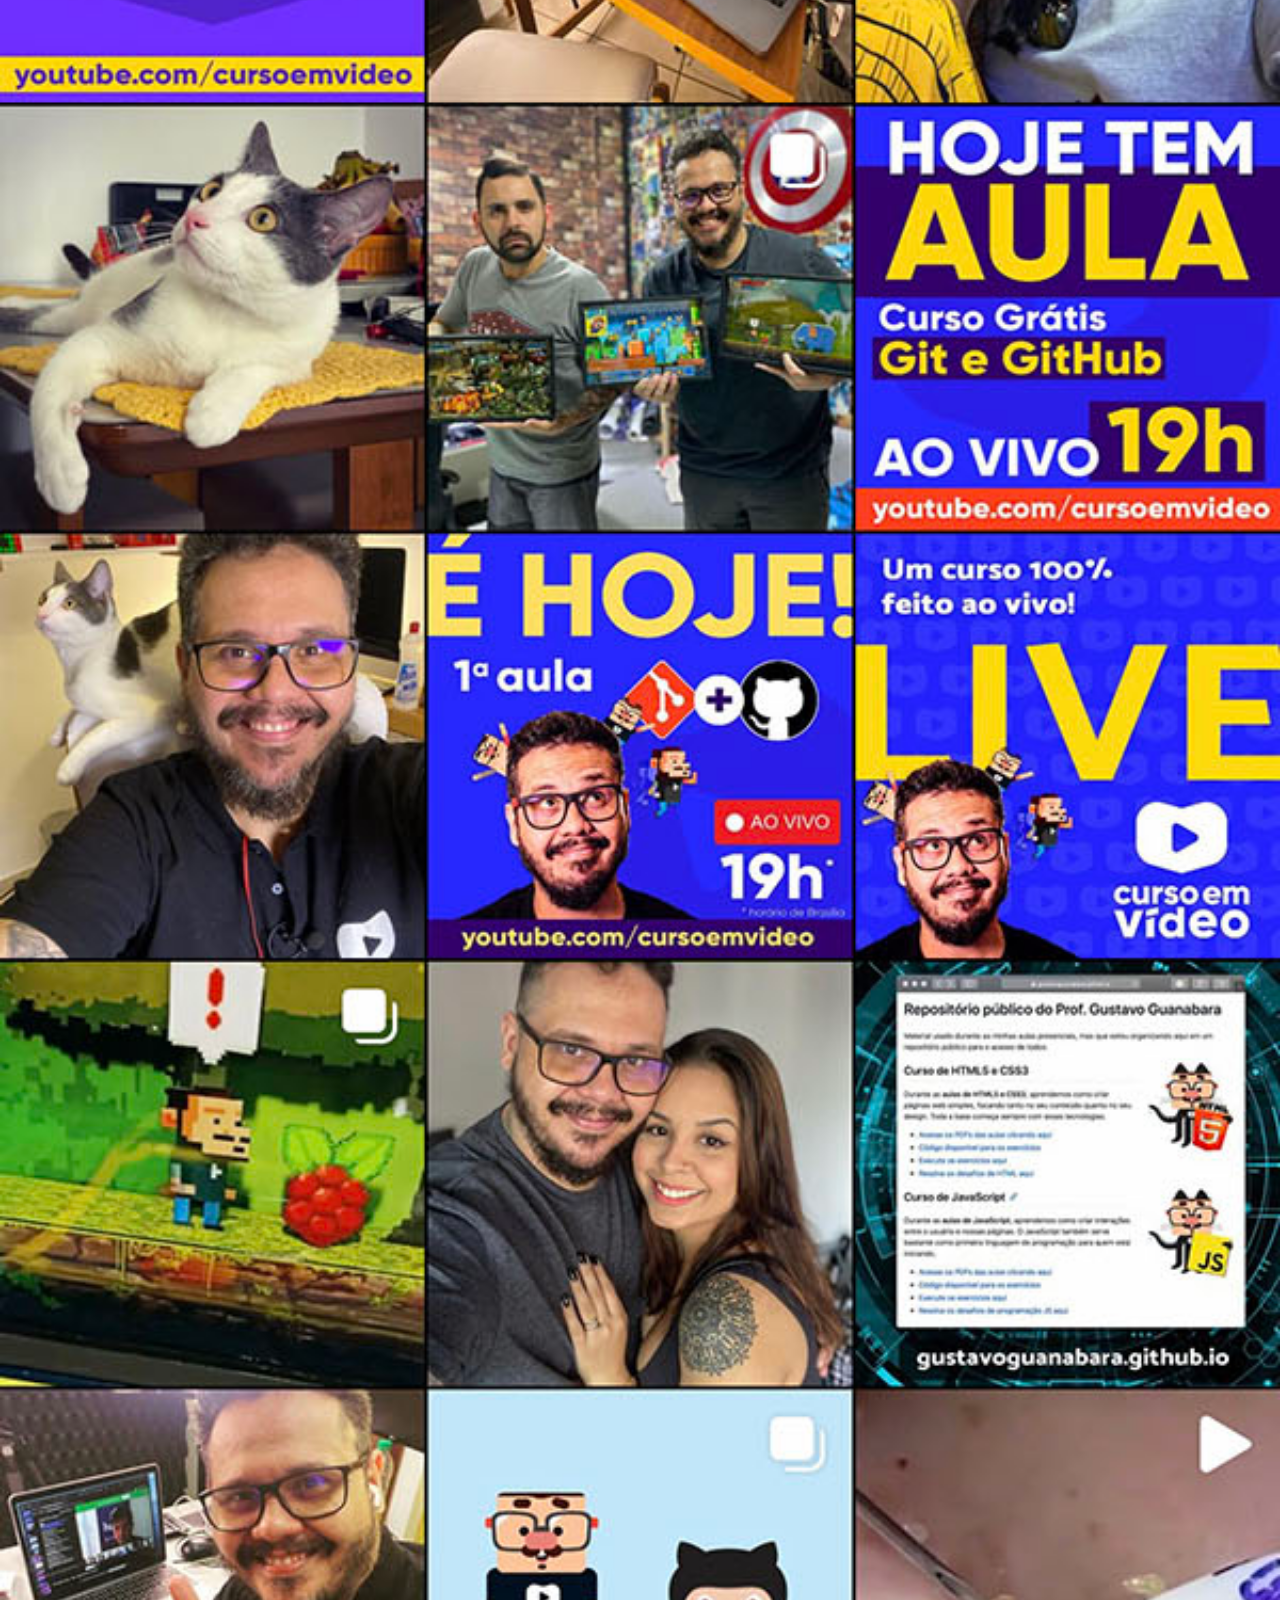
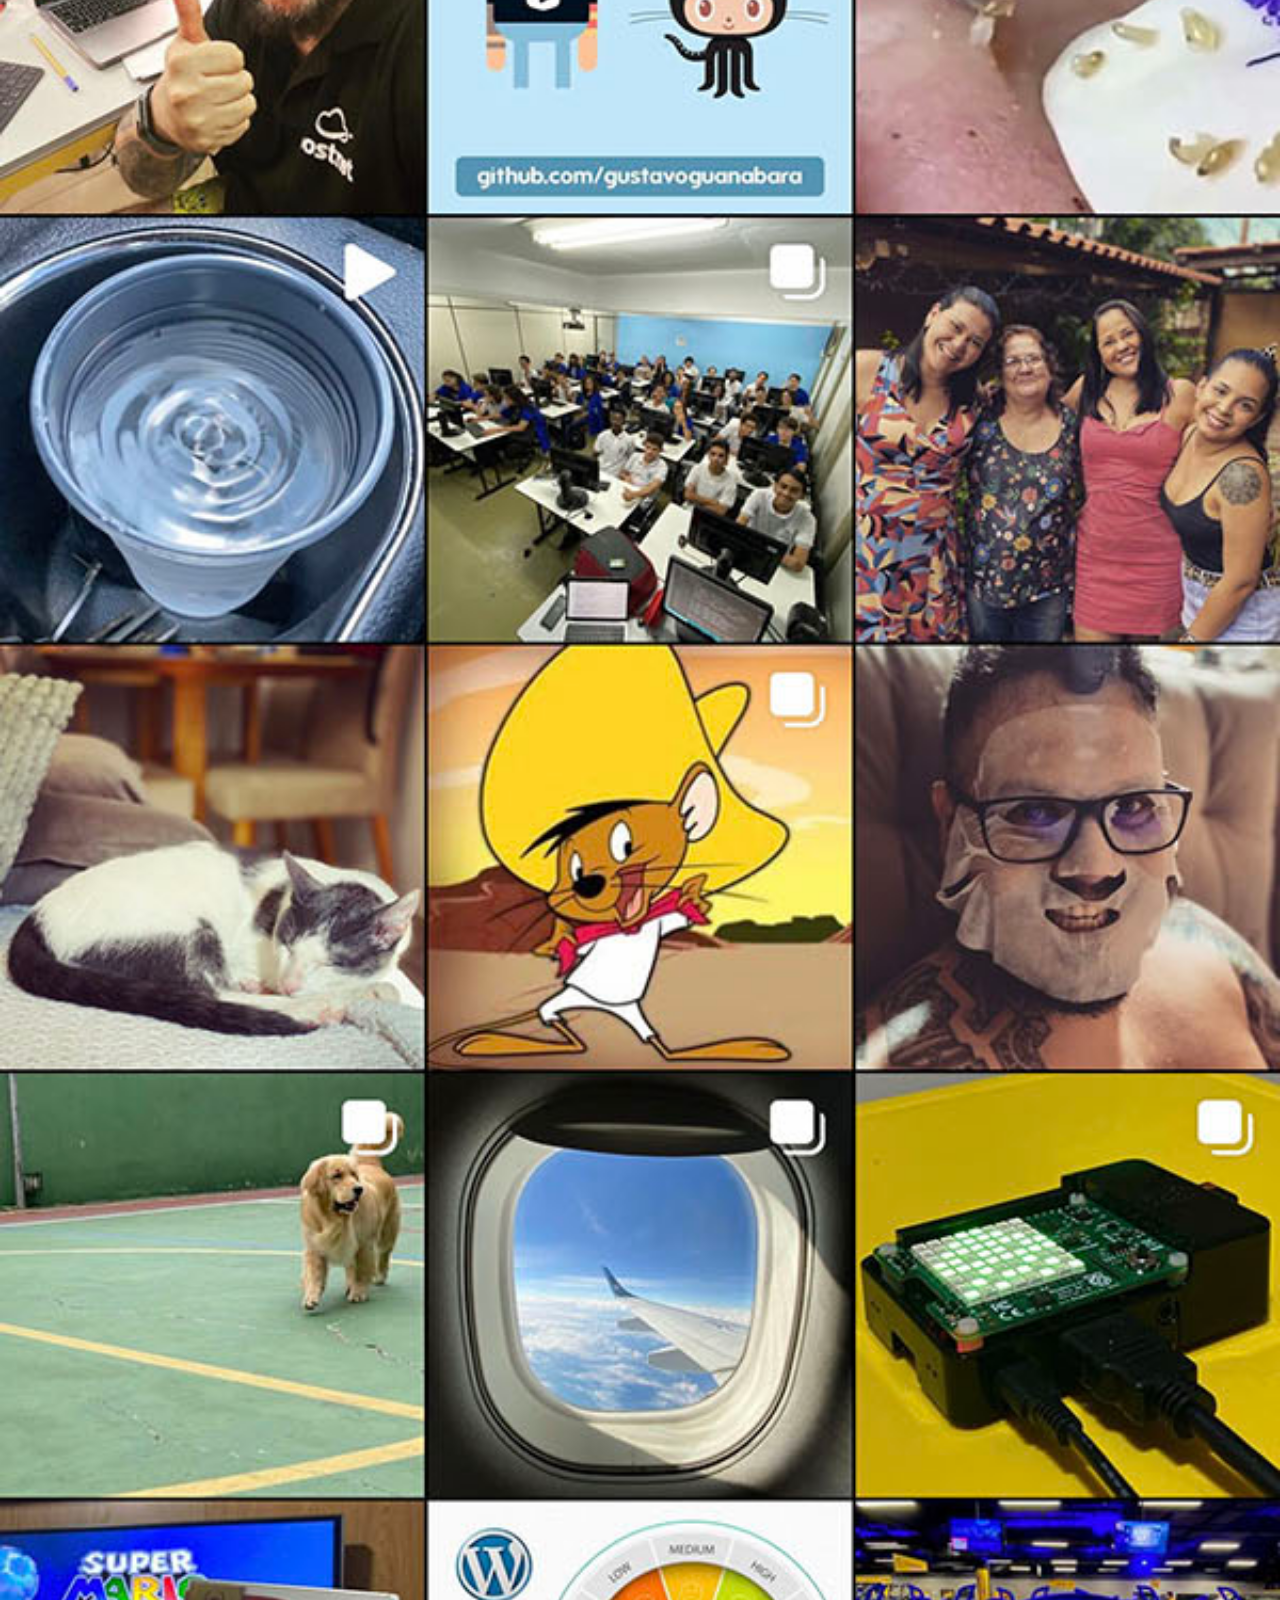
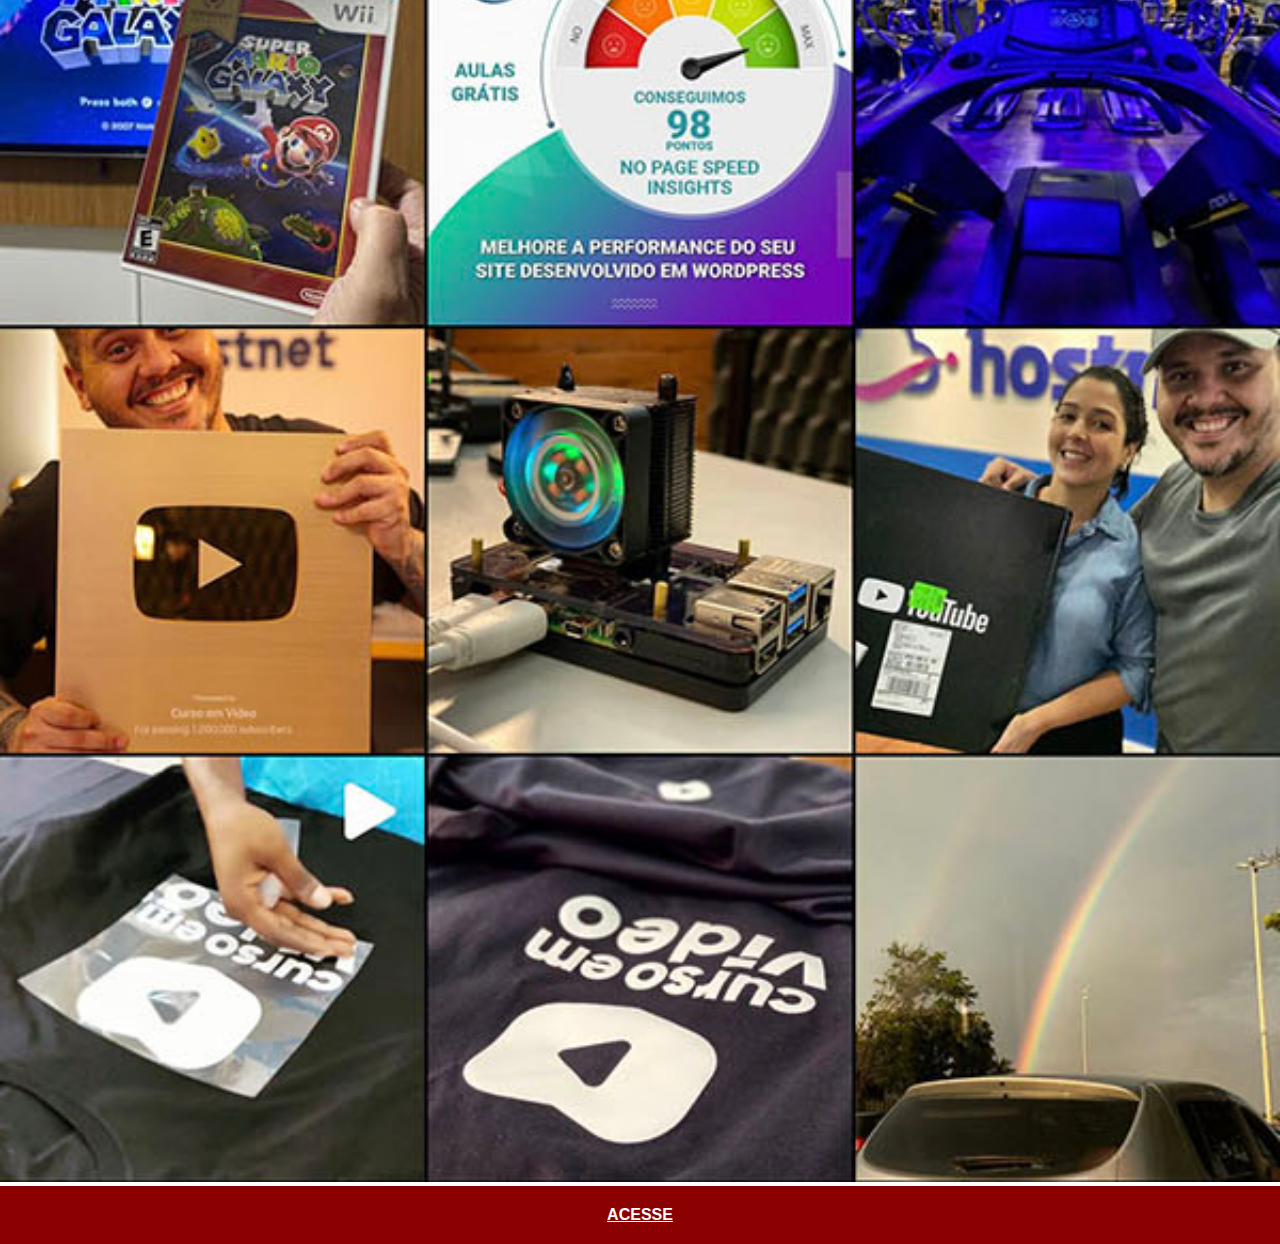
<file: instagram.html>
<!DOCTYPE html>
<html lang="pt-br">
<head>
    <meta charset="UTF-8">
    <meta name="viewport" content="width=device-width, initial-scale=1.0">
    <title>instagram</title>
    <link rel="stylesheet" href="estilos/social.css">
</head>
<body>
    <img src="imagens/tela-instagram.jpg" alt="instagram">
    <a href="https://www.instagram.com/gustavoguanabara/" target="_blank">ACESSE</a>
</body>
</html>
</file>
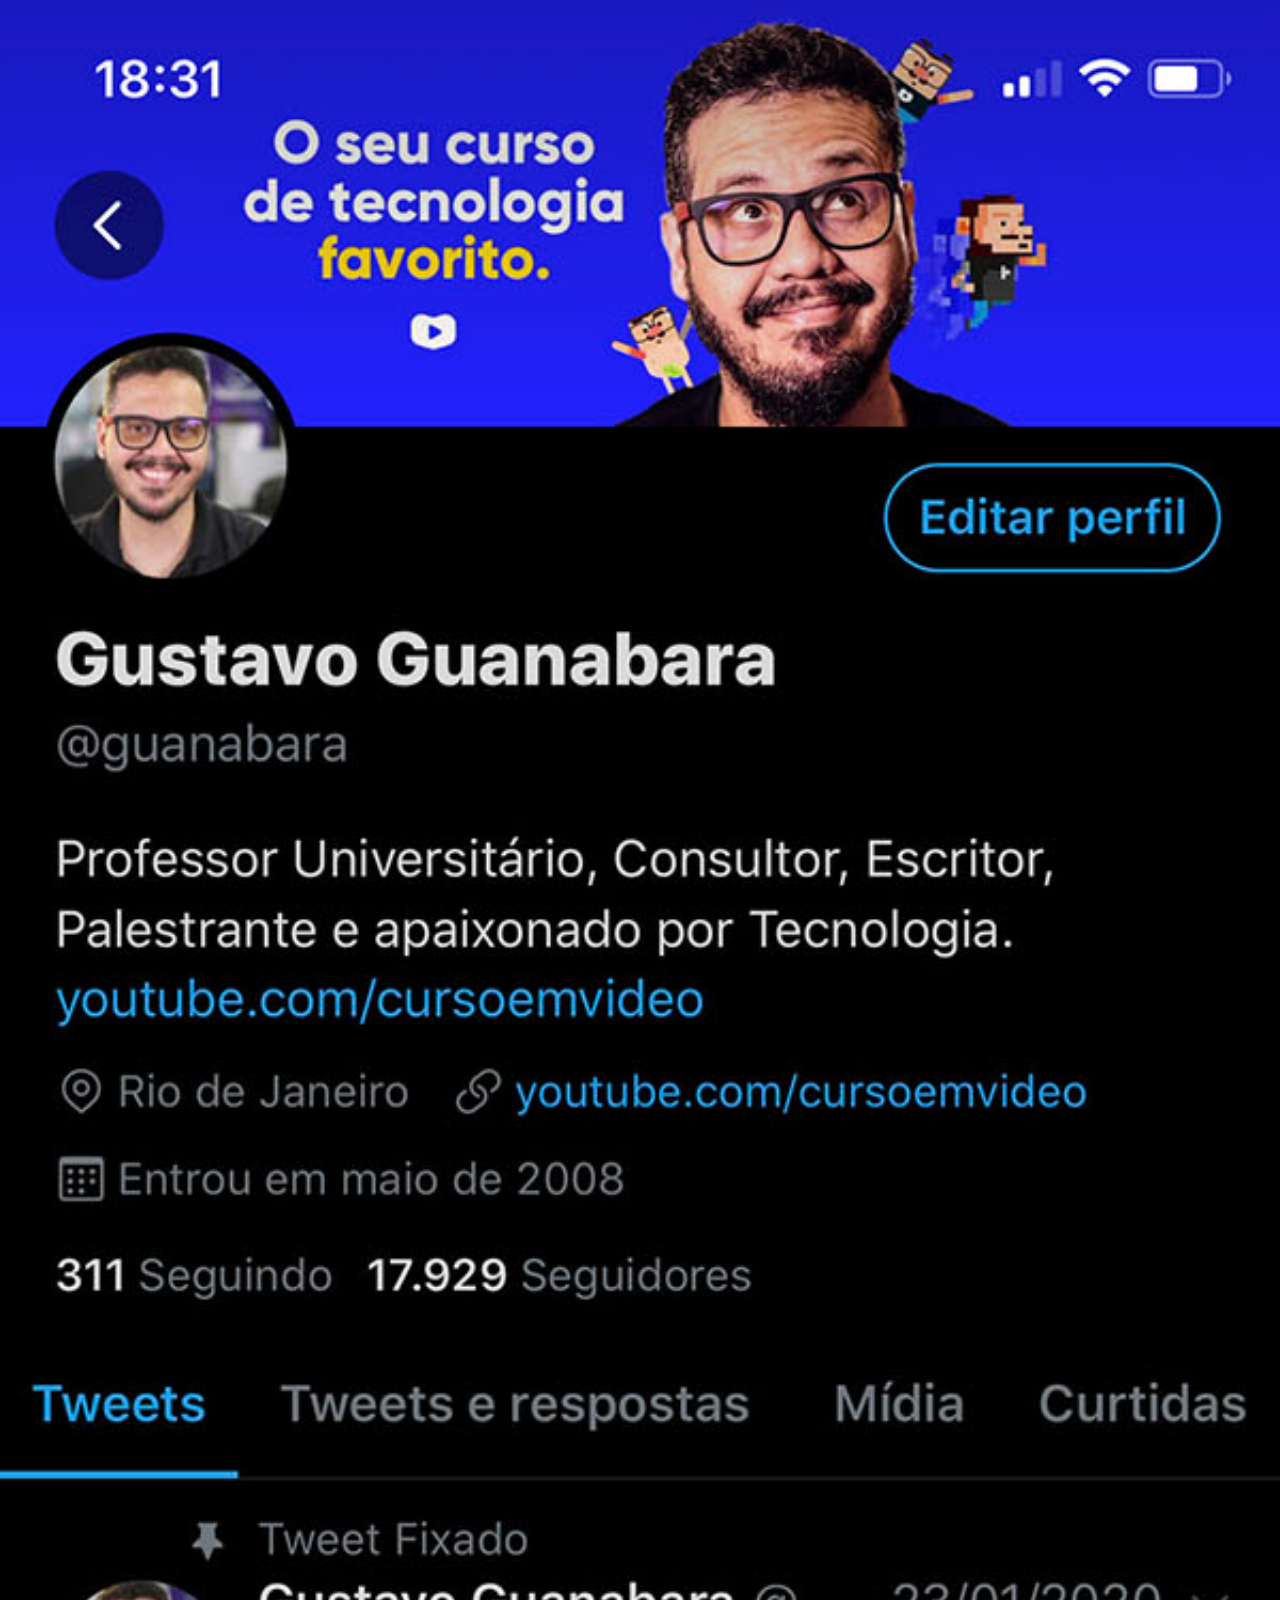
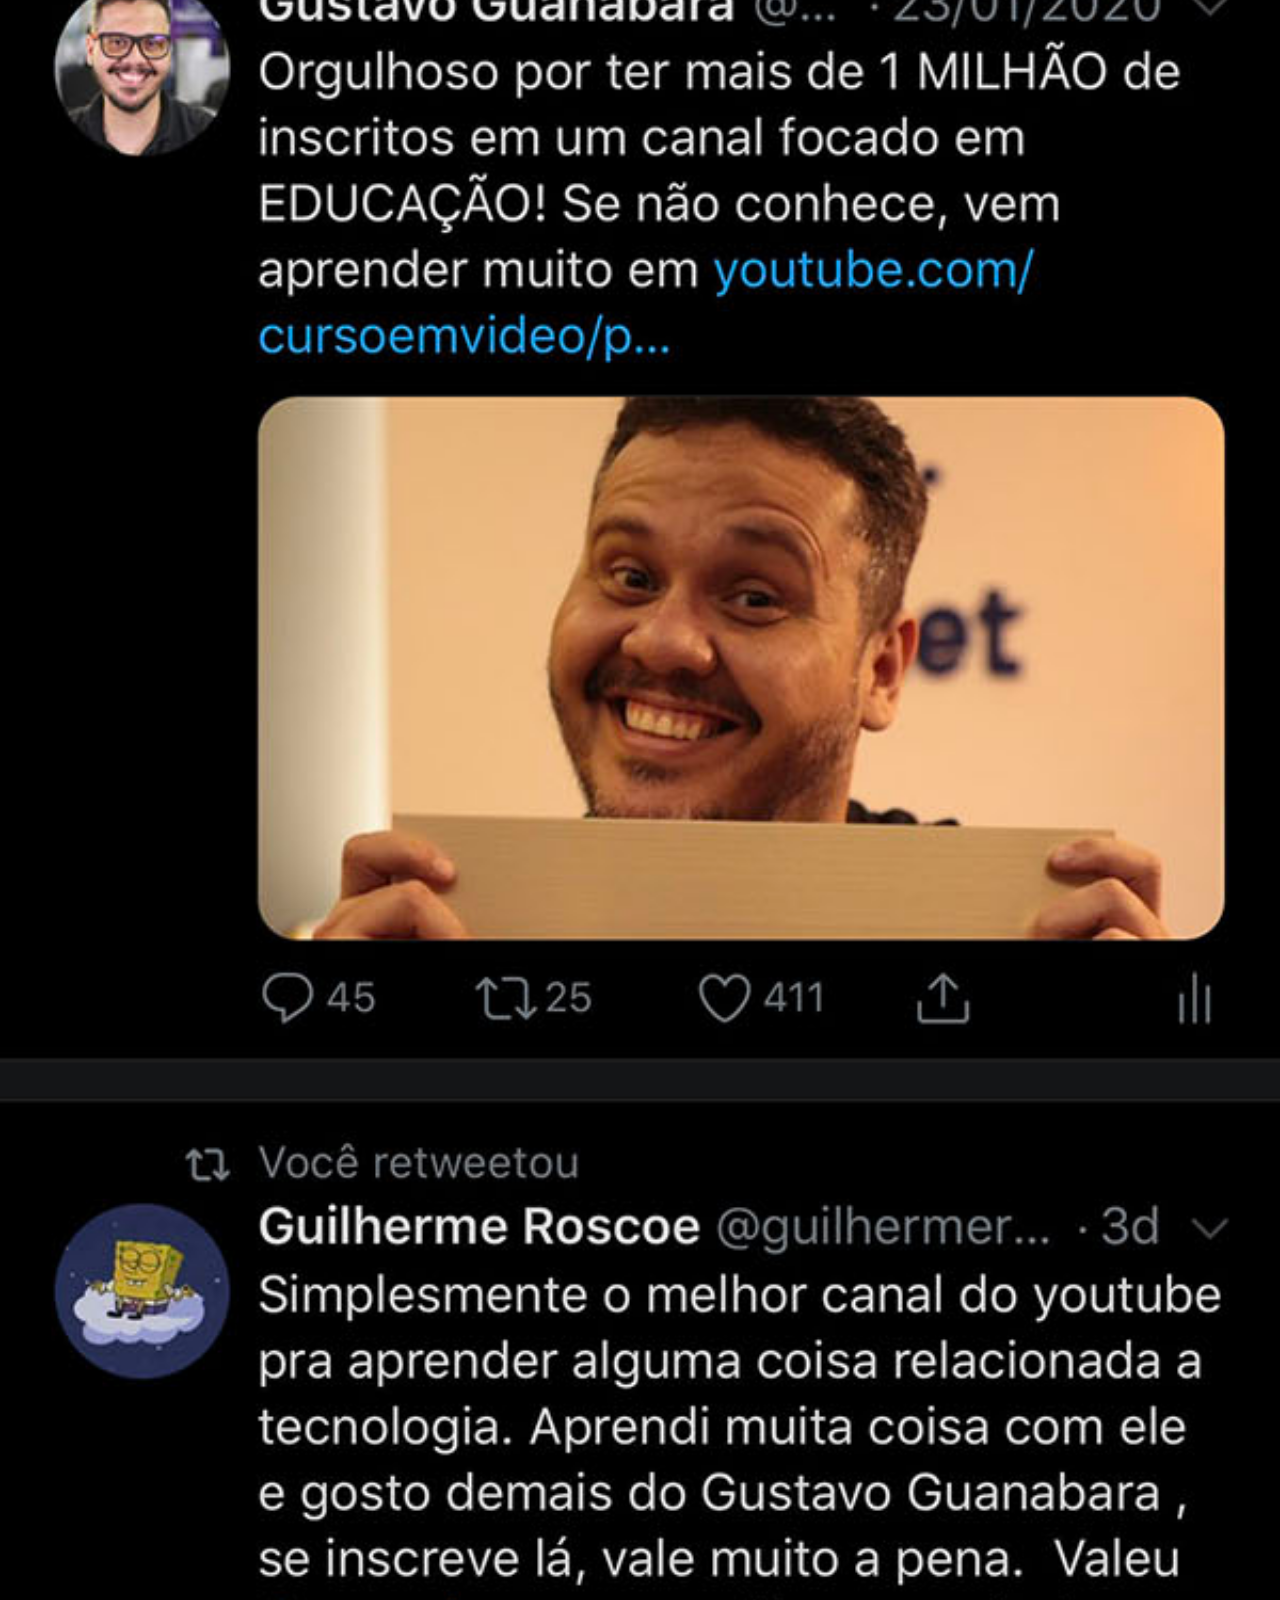
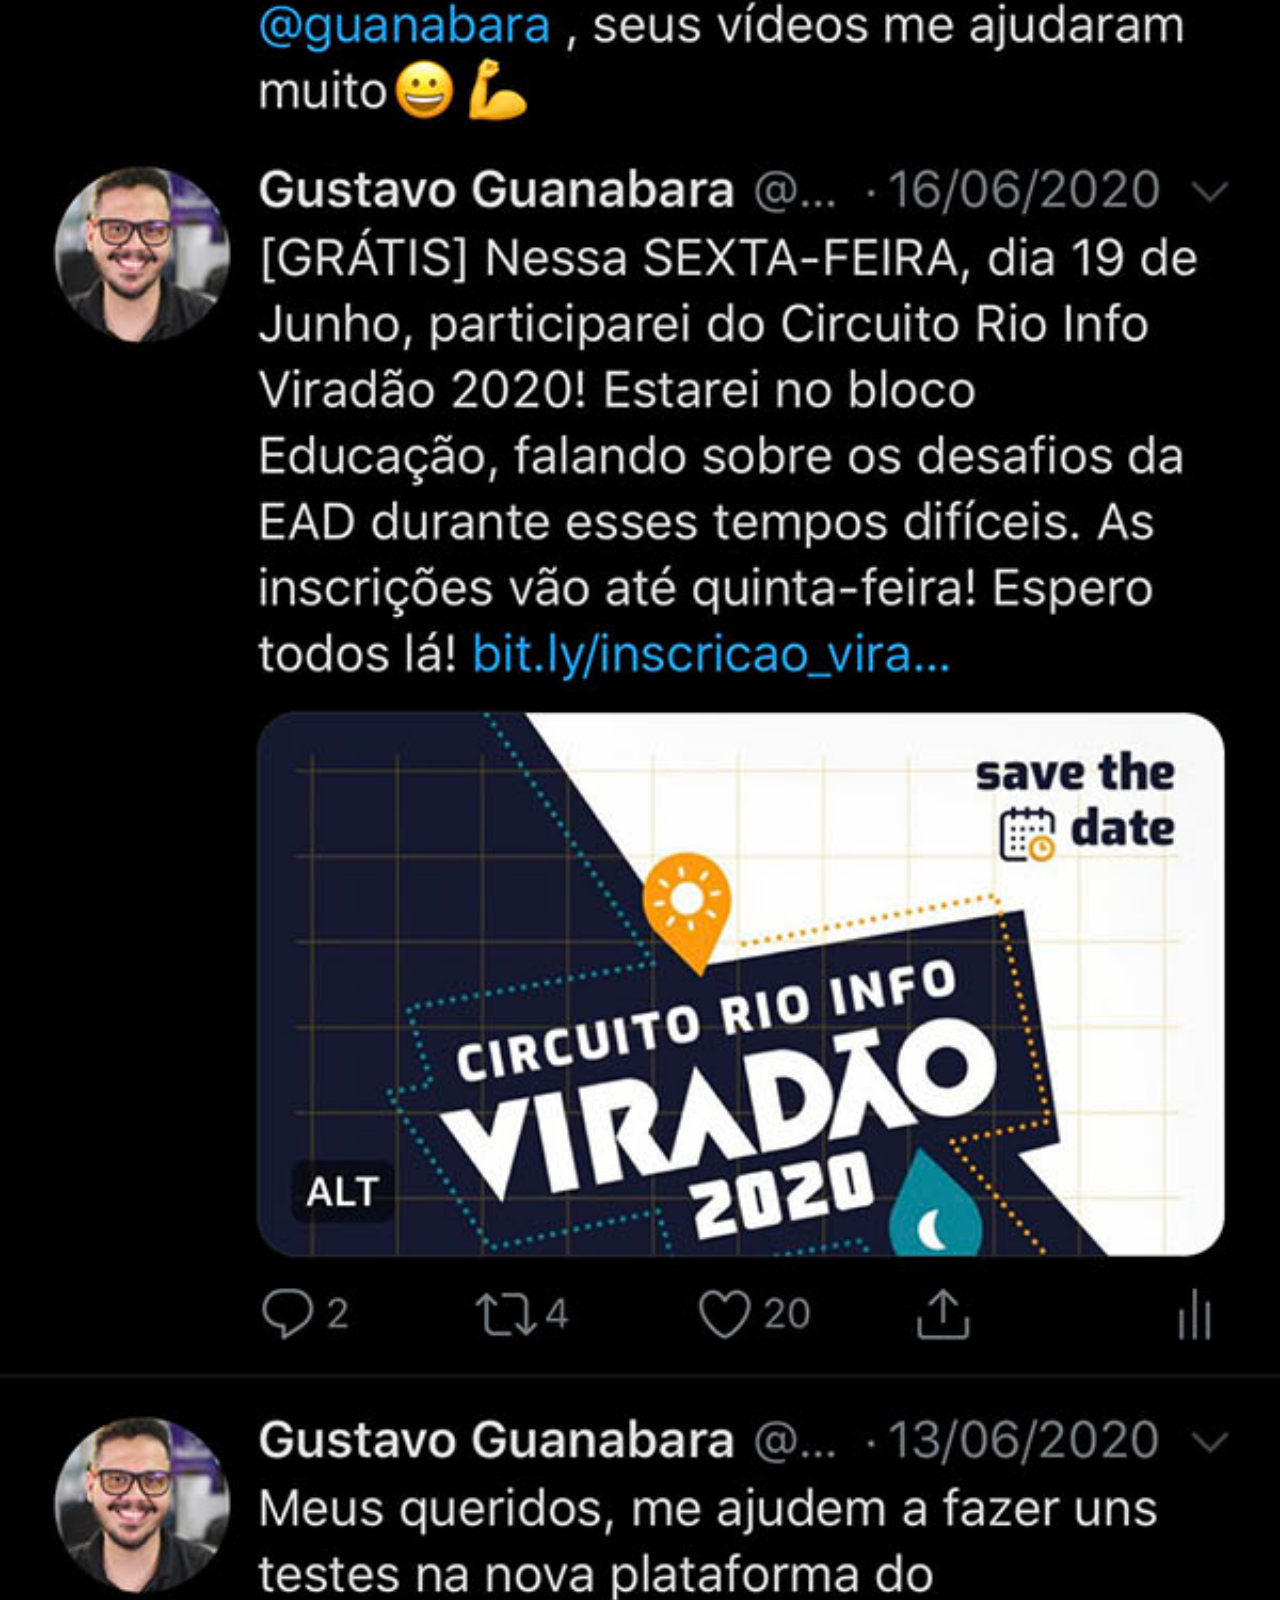
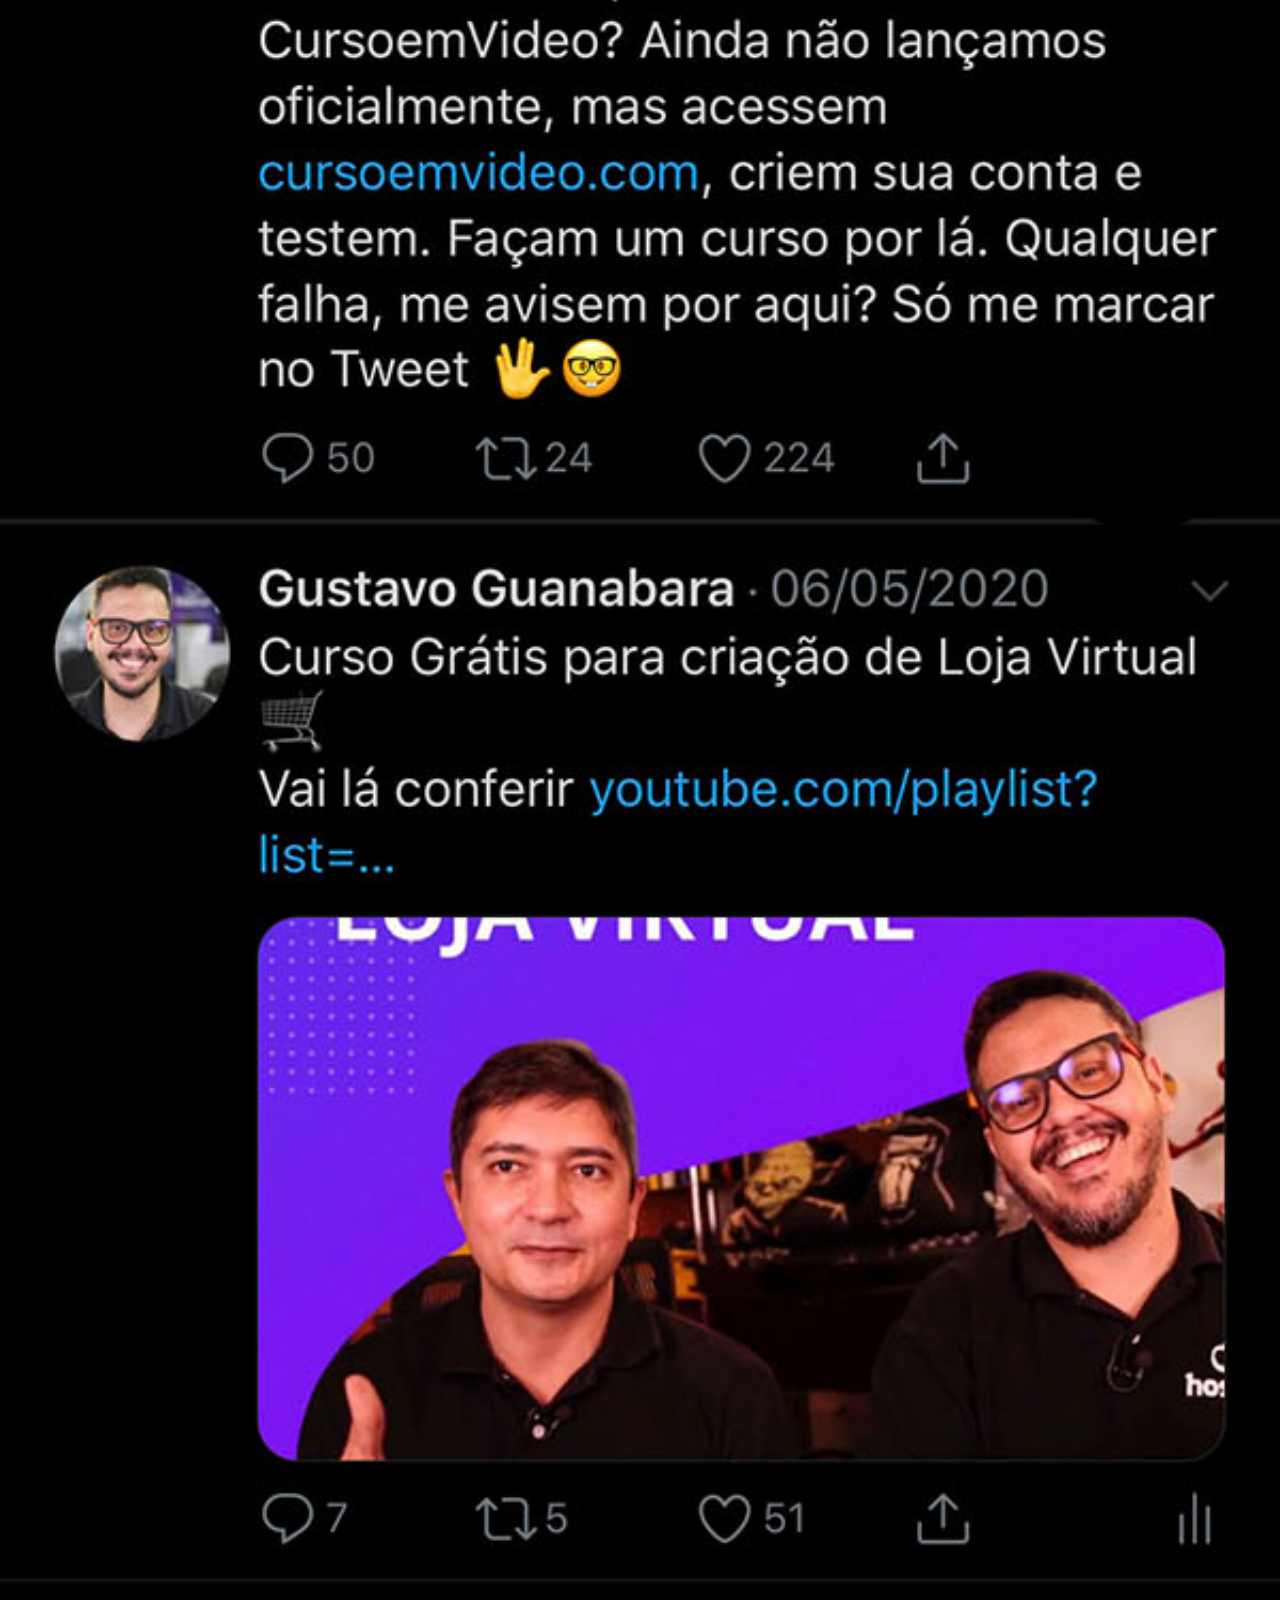
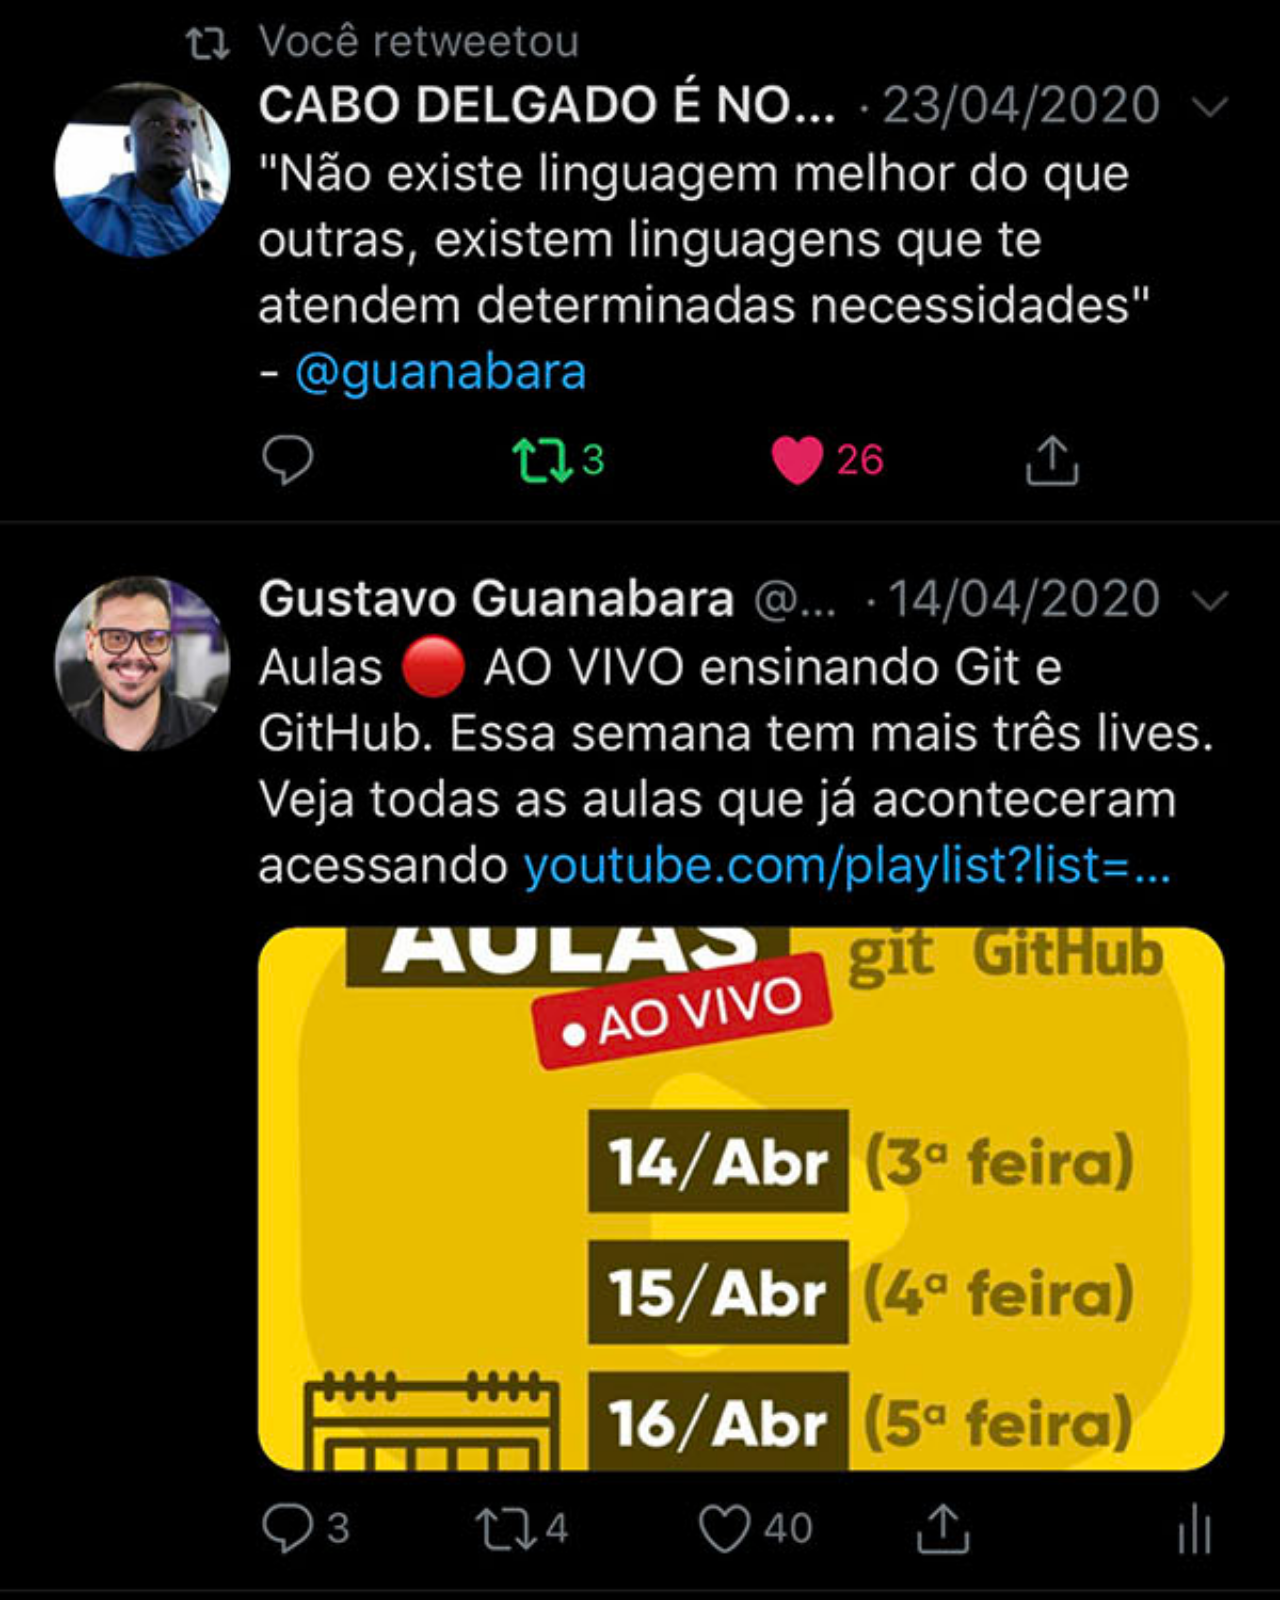
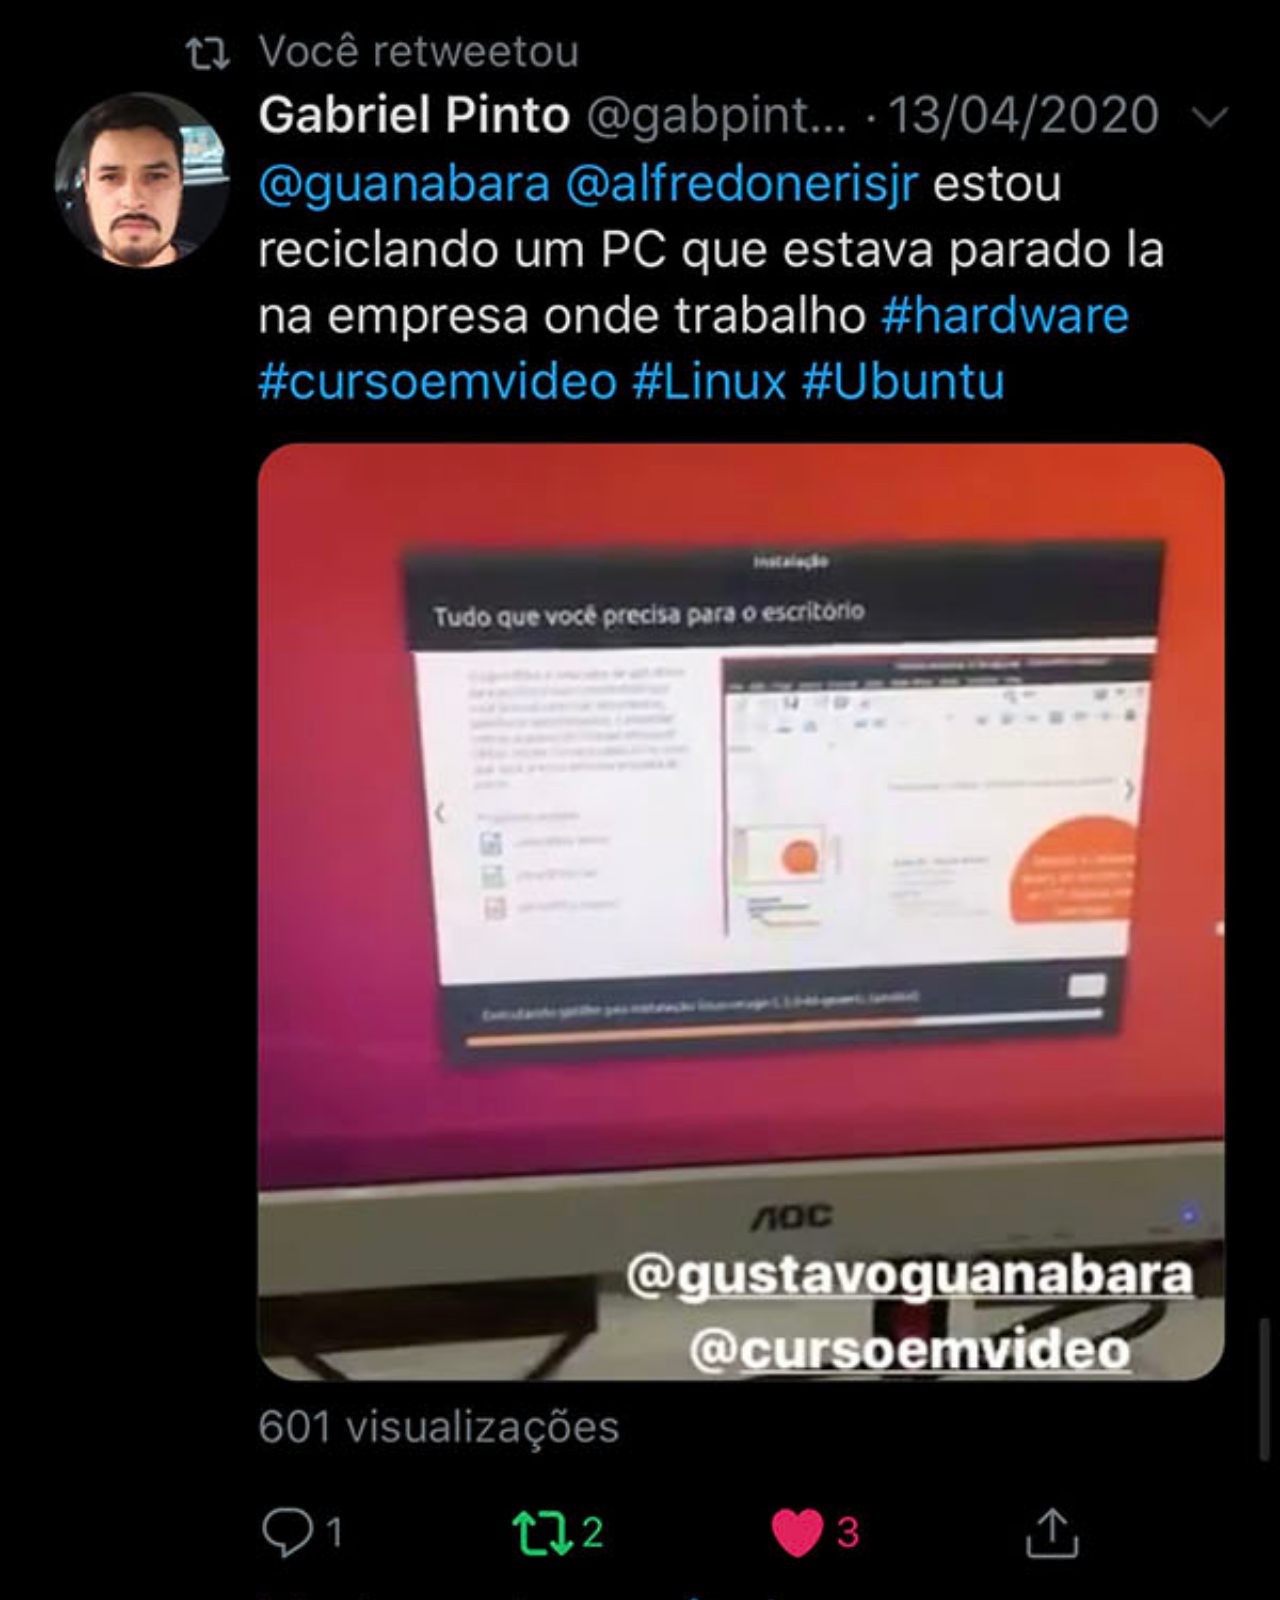
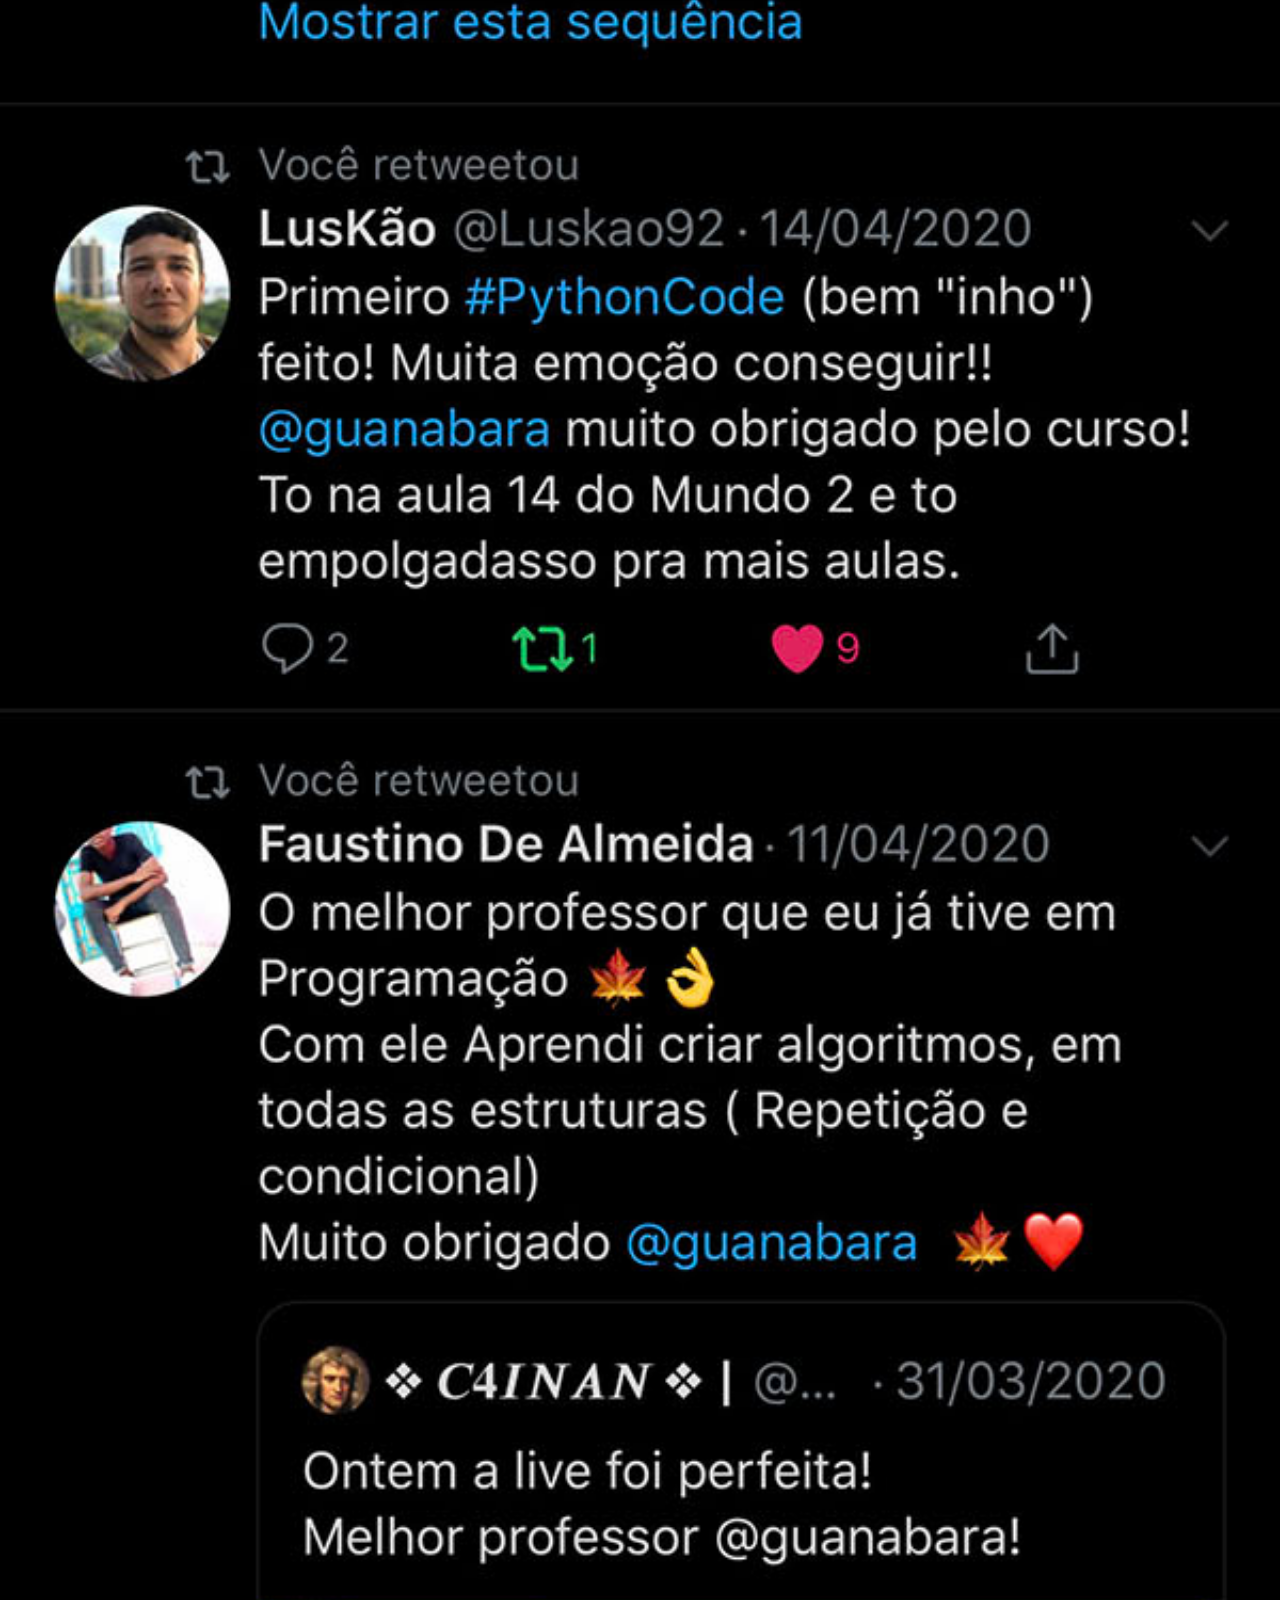
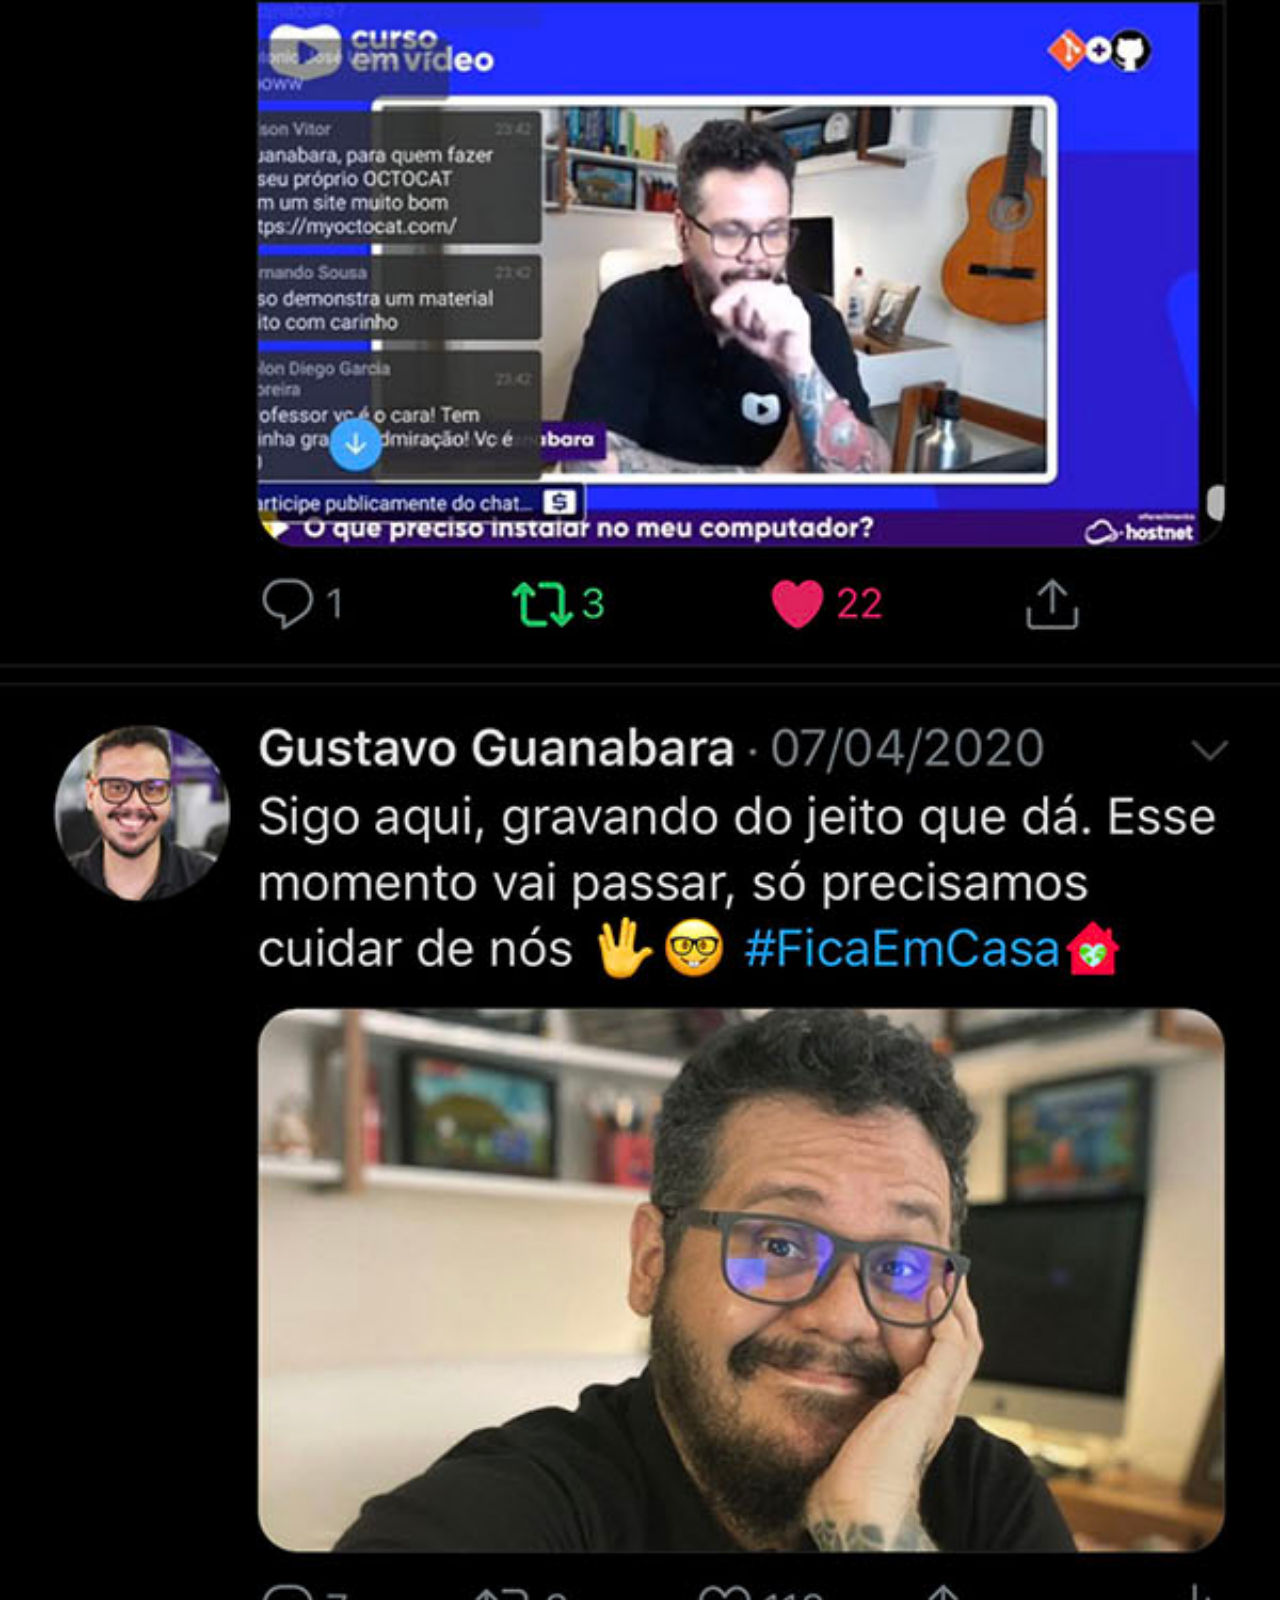
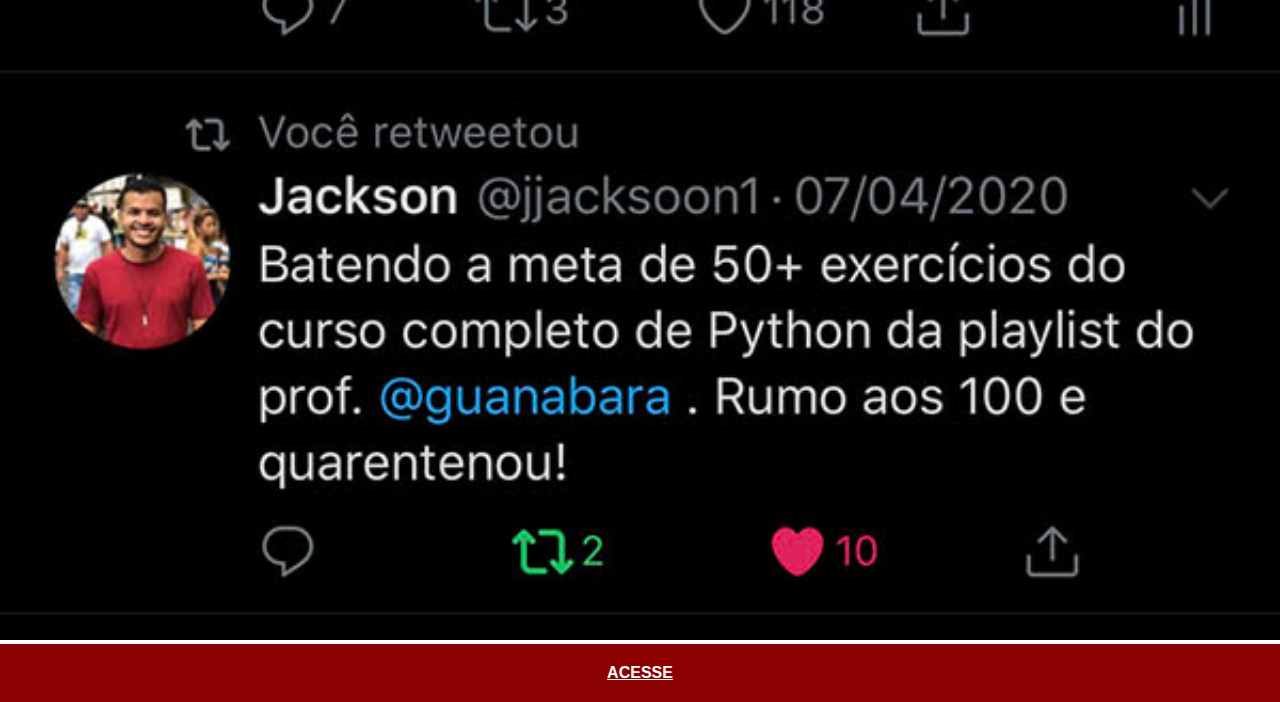
<file: twitter.html>
<!DOCTYPE html>
<html lang="pt-br">
<head>
    <meta charset="UTF-8">
    <meta name="viewport" content="width=device-width, initial-scale=1.0">
    <link rel="stylesheet" href="estilos/social.css">
    <title>twitter</title>
</head>
<body>
    <img src="imagens/tela-twitter.jpg" alt="twitter">
    <a href="https://twitter.com/guanabara" target="_blank">ACESSE</a>
</body>
</html>
</file>
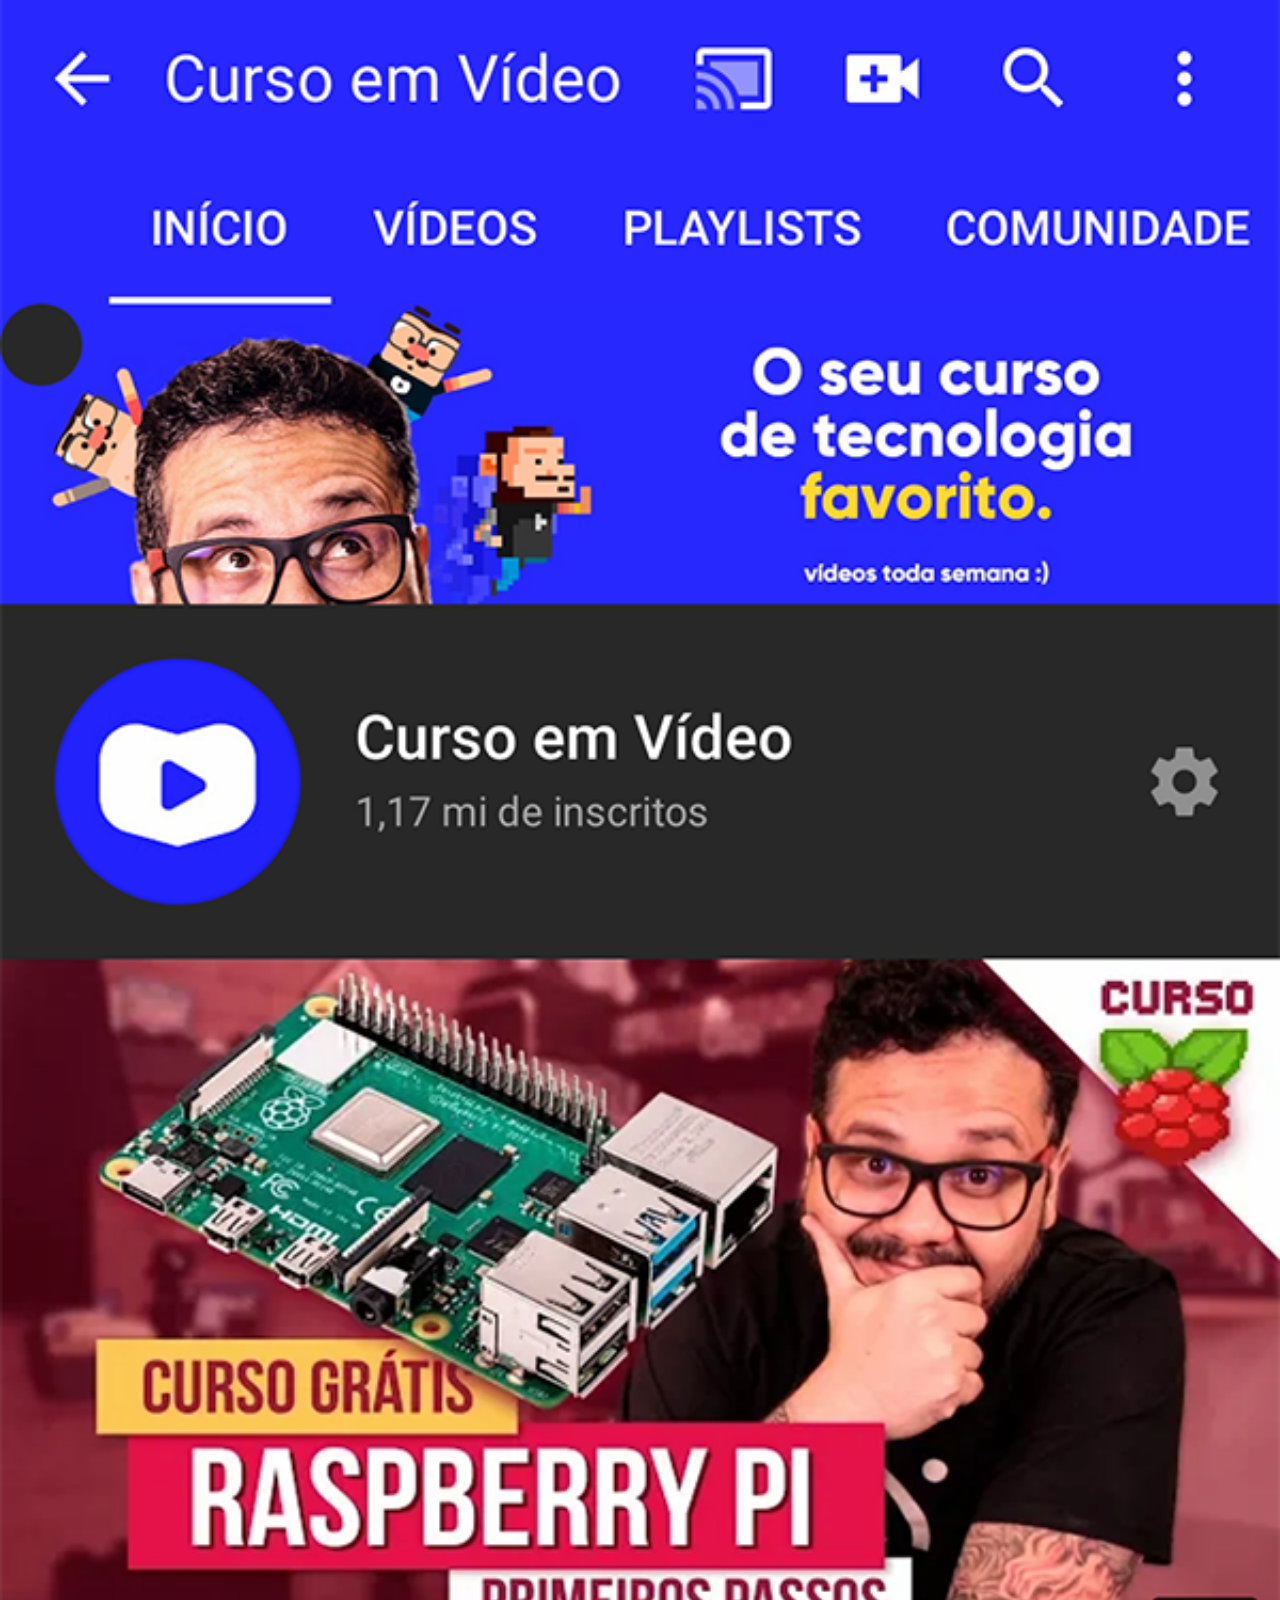
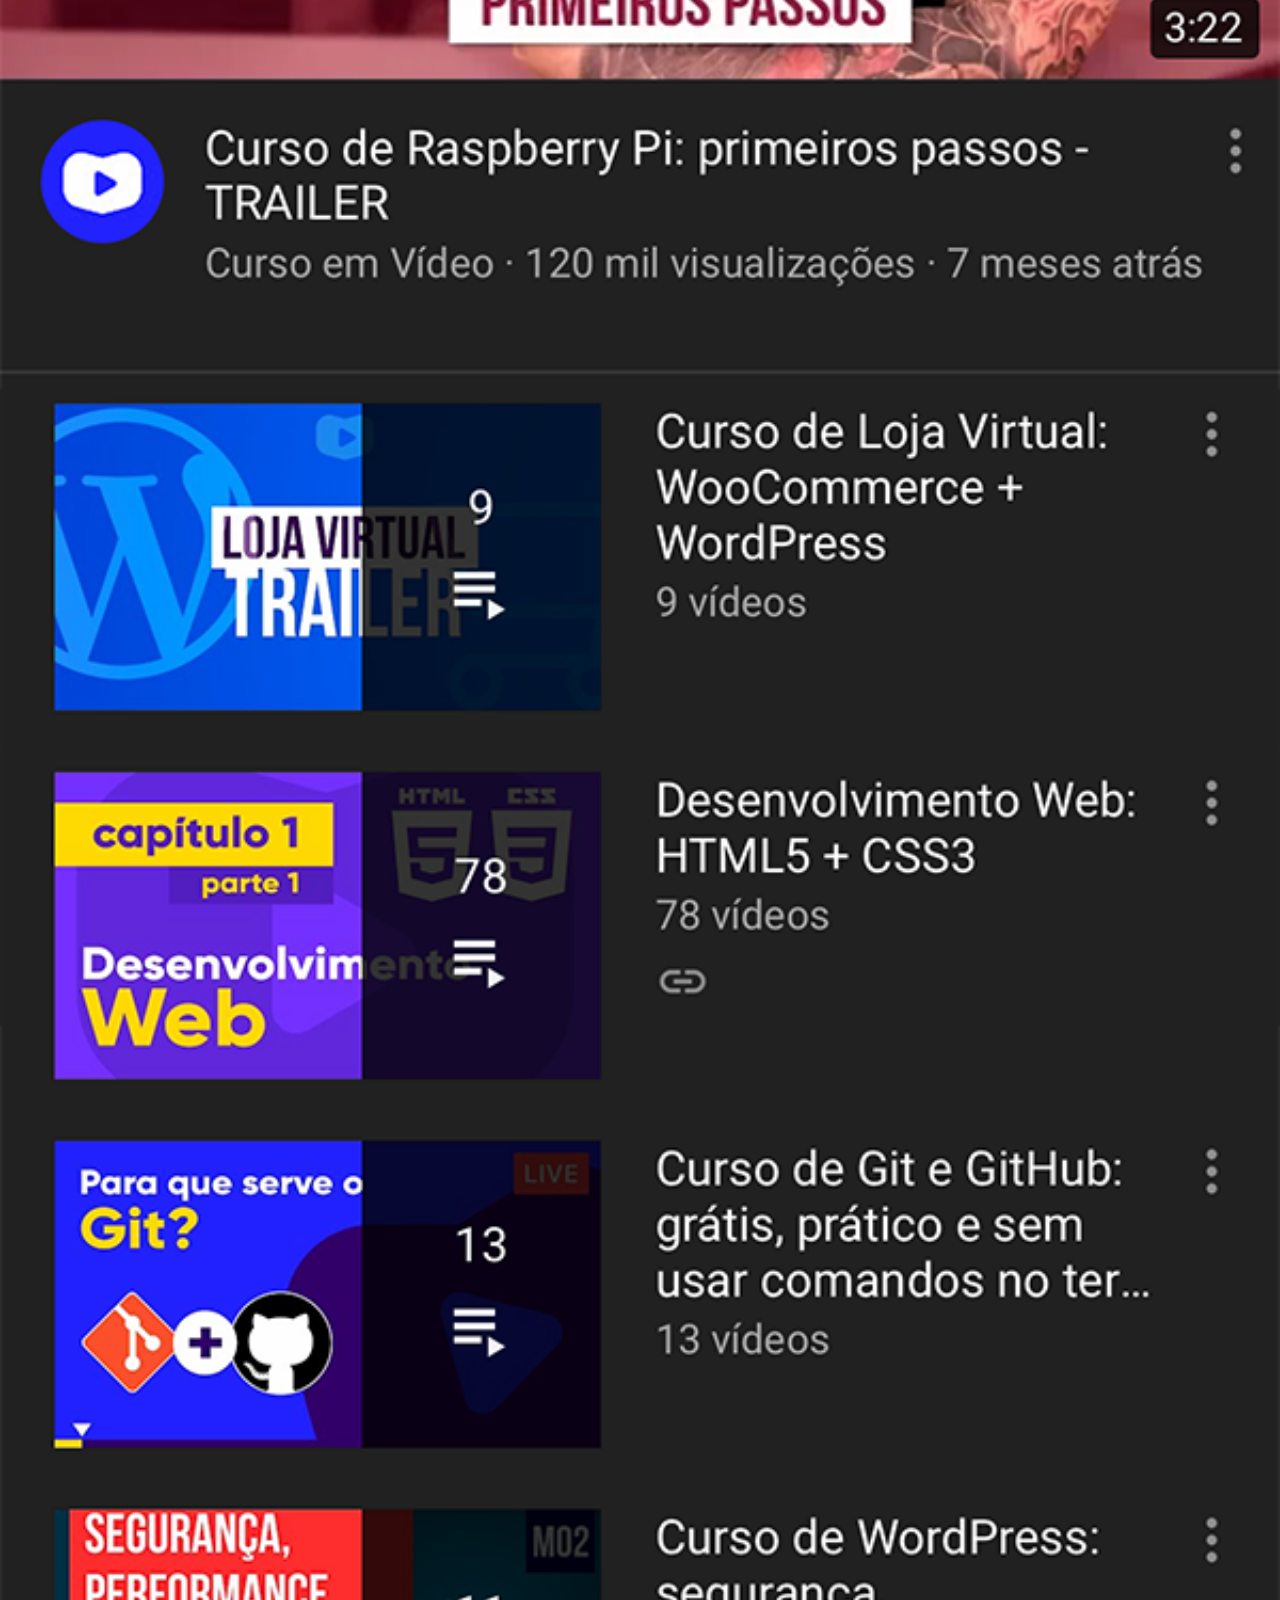
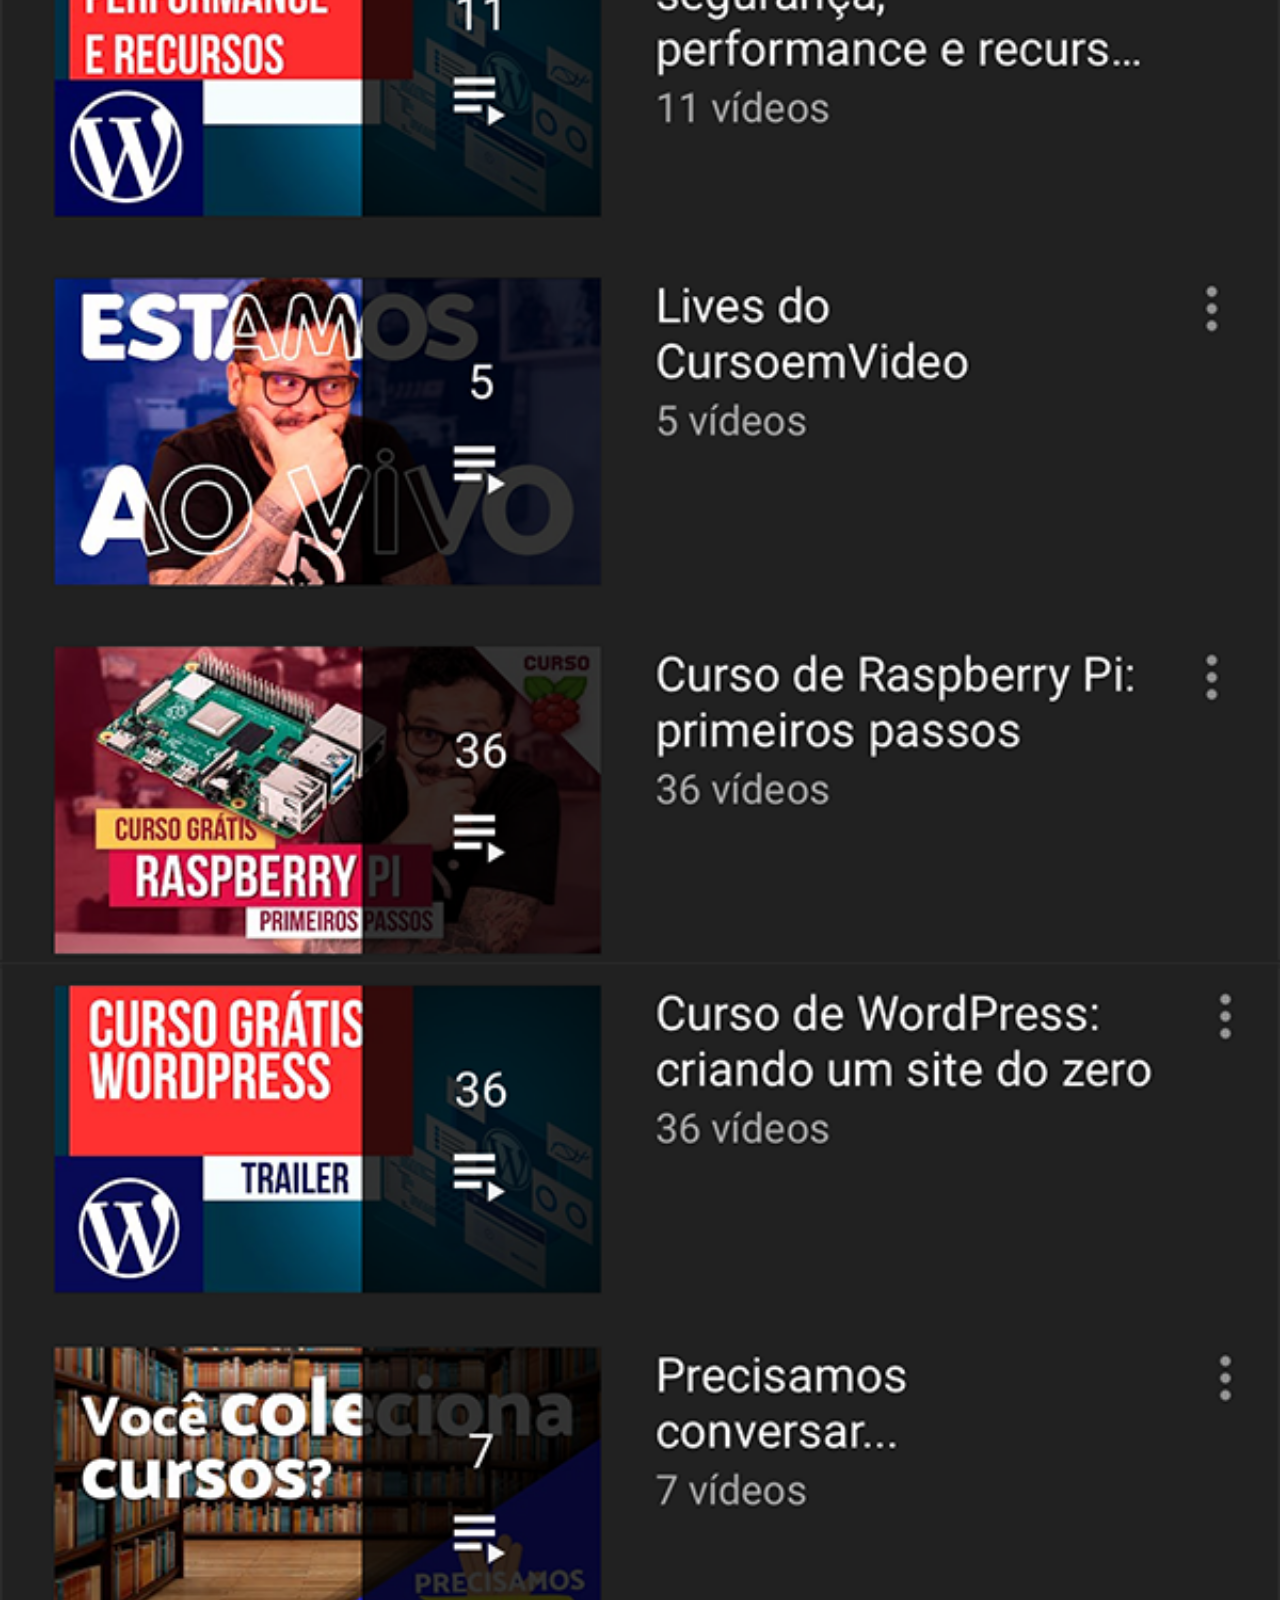
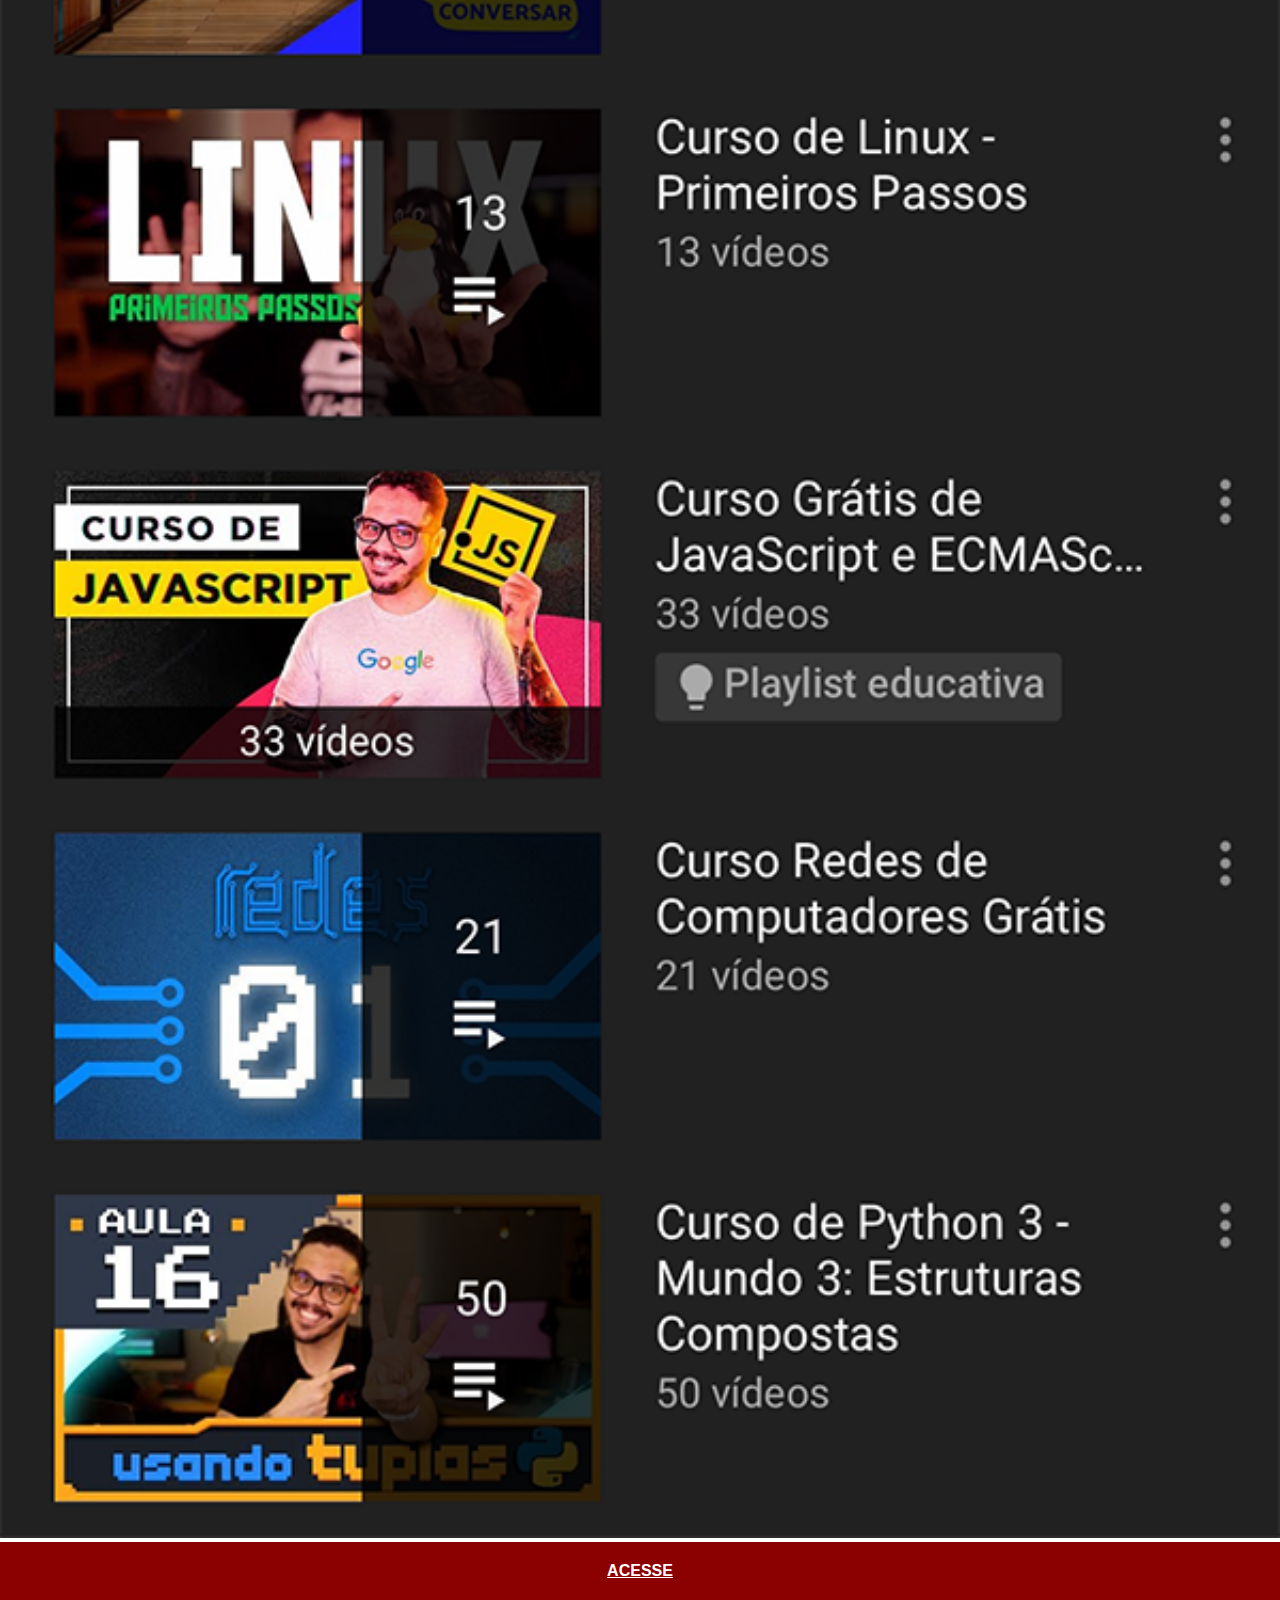
<file: youtube.html>
<!DOCTYPE html>
<html lang="pt-br">
<head>
    <meta charset="UTF-8">
    <meta name="viewport" content="width=device-width, initial-scale=1.0">
    <title>Youtube</title>
    <link rel="stylesheet" href="estilos/social.css">
</head>
<body>
    <img src="imagens/tela-youtube.png" alt="Youtube">
    <a href="https://www.youtube.com/@CursoemVideo/playlists" target="_blank">ACESSE</a>
</body>
</html>
</file>
<file: estilos/style.css>
@charset "UTF-8";

* {
    margin: 0px;
    padding: 0px;
    font-family: Arial, Helvetica, sans-serif;
}

html, body {
    height: 100vh;
    width: 100vw;
    background-color: black;
}

body {
    background: url('../imagens/fundo-madeira.jpg') no-repeat top center;
    background-size: cover;
    background-attachment: fixed;
}

main {
    position: relative;
    height: 100vh;
}

section#telefone {
    position: absolute;
    top: 50%;
    left: 50%;
    transform: translate(-50%, -50%);
    
    height: 627px;
    width: 311px;
    background: url('../imagens/frame-iphone.png') no-repeat;
}

iframe#tela {
    position: relative;
    top: 80px;
    left: 22px;
    width: 267px;
    height: 471px;
}

section#redes-sociais {
    text-align: right;
}

section#redes-sociais img {
    width: 50px;
    margin: 10px;
    border-radius: 50%;
    box-shadow: 2px 2px 5px rgba(0, 0, 0, 0.400);
    box-sizing: border-box;
}

section#redes-sociais img:hover {
    border: 2px solid rgba(255, 255, 255, 0.596);
    transform: translate(-3px, -3px);
    box-shadow: 5px 5px 10px rgba(0, 0, 0, 0.603);
    transition: transform 0.2s;
}
</file>
<file: estilos/social.css>
* {
    margin: 0px;
    padding: 0px;
    font-family: Arial, Helvetica, sans-serif;
}

::-webkit-scrollbar {
    width: 0px;
    height: 0px;
}

img {
    width: 100vw;
}

a {
    display: block;
    background-color: darkred;
    padding: 20px;
    text-align: center;
    font-weight: bolder;
    color: white;
}

a:hover {
    background-color: red;
}
</file>
